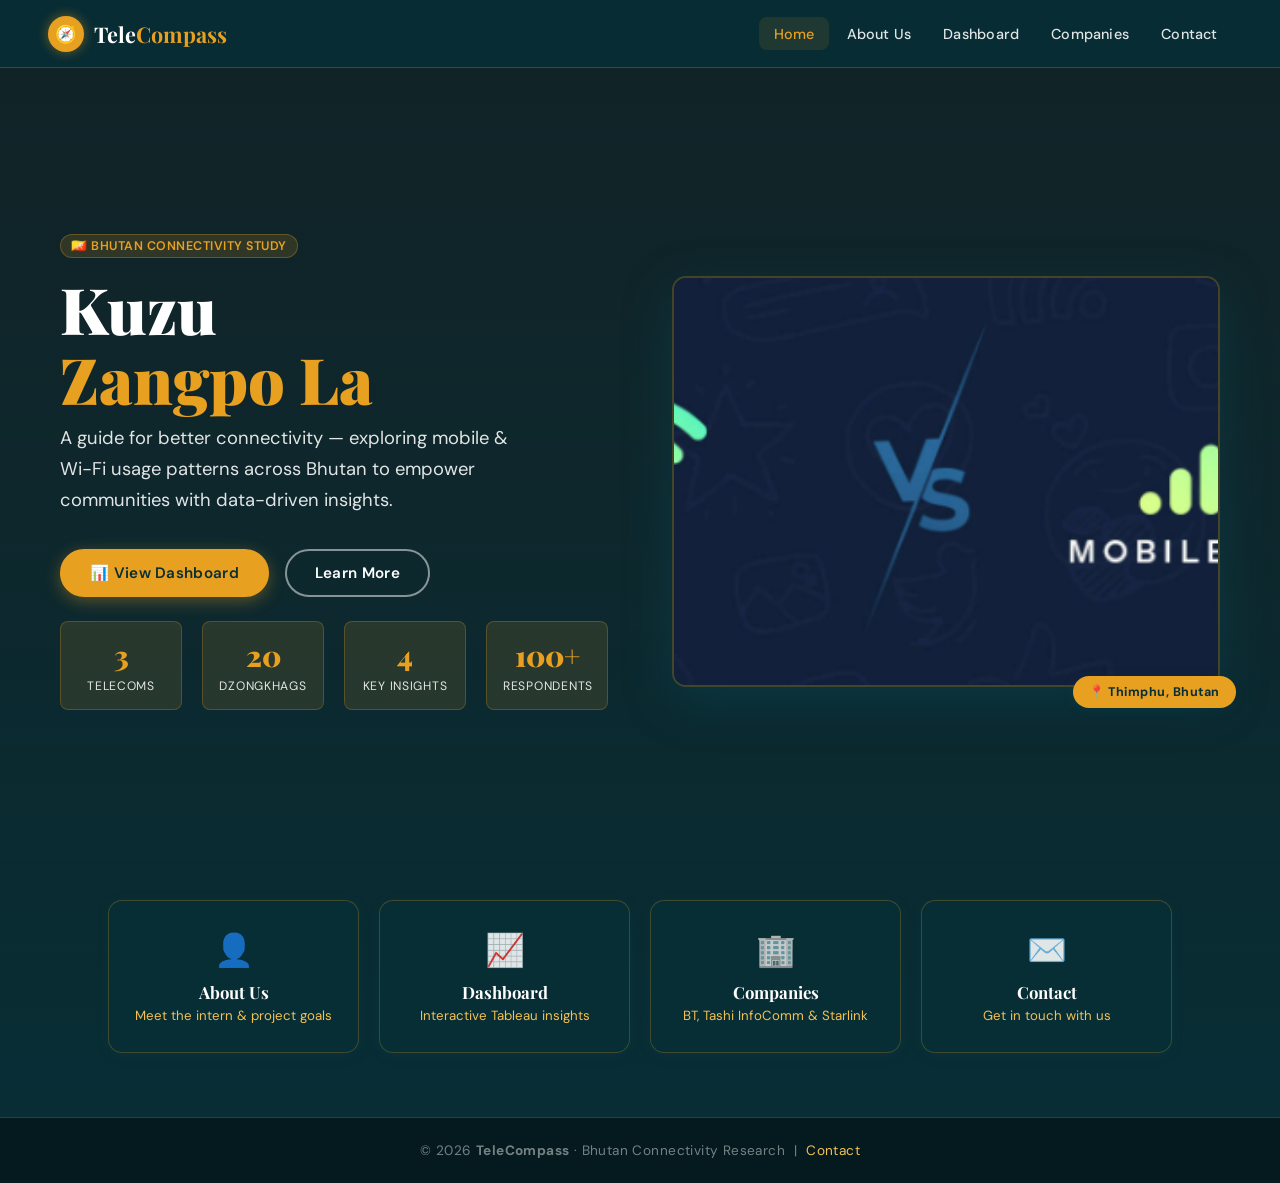
<file: draft.html>
<!DOCTYPE html>
<html lang="en">
<head>
  <meta charset="UTF-8" />
  <meta name="viewport" content="width=device-width, initial-scale=1.0" />
  <title>TeleCompass — Bhutan Connectivity</title>
  <link rel="preconnect" href="https://fonts.googleapis.com" />
  <link rel="preconnect" href="https://fonts.gstatic.com" crossorigin />
  <link href="https://fonts.googleapis.com/css2?family=Playfair+Display:ital,wght@0,400;0,700;0,900;1,400&family=DM+Sans:wght@300;400;500;600&display=swap" rel="stylesheet" />

  <style>
    /* ═══════════════════════════════════════════════════════════
       TeleCompass — Single Page Application
       Aesthetic: Himalayan Altitude · Teal + Saffron + Glass
    ═══════════════════════════════════════════════════════════ */

    :root {
      --teal:        #0d4f5c;
      --teal-light:  #1a7a8a;
      --teal-dark:   #082e36;
      --gold:        #e8a020;
      --gold-light:  #f5c050;
      --cream:       #fdf6ec;
      --white:       #ffffff;
      --text-dark:   #0d1f24;
      --text-mid:    #2a4a52;
      --text-light:  rgba(255,255,255,0.88);
      --glass-bg:    rgba(8,46,54,0.74);
      --glass-border:rgba(232,160,32,0.25);
      --card-bg:     rgba(255,255,255,0.94);
      --shadow-sm:   0 2px 12px rgba(13,79,92,0.18);
      --shadow-md:   0 6px 28px rgba(13,79,92,0.28);
      --shadow-lg:   0 14px 48px rgba(13,79,92,0.38);
      --radius:      14px;
      --radius-sm:   8px;
      --nav-h:       68px;
      --t:           0.3s cubic-bezier(0.4,0,0.2,1);
    }

    *, *::before, *::after { box-sizing: border-box; margin: 0; padding: 0; }
    html { scroll-behavior: smooth; font-size: 16px; }



    
    body {
      font-family: 'DM Sans', sans-serif;
      color: var(--text-dark);
      background: var(--teal-dark);
      min-height: 100vh;
    }

    /* ── Global BG ── */
    .page-bg {
      min-height: 100vh;
      background:
        linear-gradient(to bottom, rgba(23, 27, 28, 0.62) 0%, rgba(8, 46, 54, 0.74) 100%),
        url(https://tse2.mm.bing.net/th/id/OIP.MQwV26GDpGXRkEuAFaYj3AHaE8?rs=1&pid=ImgDetMain&o=7&rm=3)
        center/cover no-repeat fixed;

    }

    /* ══════════════ NAVIGATION ══════════════ */
    nav {
      position: sticky; top: 0; z-index: 1000;
      height: var(--nav-h);
      background: rgba(8,46,54,0.92);
      backdrop-filter: blur(18px);
      -webkit-backdrop-filter: blur(18px);
      border-bottom: 1px solid var(--glass-border);
      display: flex; align-items: center;
      padding: 0 clamp(1rem,5vw,3rem); gap: 2rem;
    }
    .nav-brand {
      display: flex; align-items: center; gap: 0.6rem;
      text-decoration: none; flex-shrink: 0; cursor: pointer;
    }
    .nav-brand .ci {
      width: 36px; height: 36px; background: var(--gold); border-radius: 50%;
      display: flex; align-items: center; justify-content: center;
      font-size: 1.1rem; box-shadow: 0 0 12px rgba(232,160,32,0.45);
      transition: transform var(--t), box-shadow var(--t);
    }
    .nav-brand:hover .ci { transform: rotate(45deg); box-shadow: 0 0 22px rgba(232,160,32,0.7); }
    .nav-brand span { font-family:'Playfair Display',serif; font-size:1.35rem; font-weight:700; color:var(--white); }
    .nav-brand span em { color:var(--gold); font-style:normal; }

    .nav-links { display:flex; gap:0.2rem; list-style:none; margin-left:auto; align-items:center; }
    .nav-links li button {
      display:block; padding:0.45rem 0.9rem; color:var(--text-light);
      background:none; border:none; font-family:'DM Sans',sans-serif;
      font-size:0.9rem; font-weight:500;
      border-radius:var(--radius-sm); transition:color var(--t),background var(--t);
      cursor:pointer; letter-spacing:0.015em;
    }
    .nav-links li button:hover,
    .nav-links li button.active { color:var(--gold); background:rgba(232,160,32,0.1); }

    .nav-toggle {
      display:none; flex-direction:column; gap:5px; cursor:pointer;
      margin-left:auto; padding:6px; background:none; border:none;
    }
    .nav-toggle span { display:block; width:24px; height:2px; background:var(--white); border-radius:2px; transition:all var(--t); }

    /* ══════════════ PAGE SECTIONS ══════════════ */
    .page { display:none; animation: fadeUp 0.55s ease both; }
    .page.active { display:block; }

    @keyframes fadeUp {
      from { opacity:0; transform:translateY(22px); }
      to   { opacity:1; transform:translateY(0); }
    }

    .section {
      padding: clamp(3rem,7vw,5rem) clamp(1rem,5vw,3rem);
      max-width: 1160px; margin: 0 auto; width: 100%;
    }

    .page-hero {
      padding: clamp(3rem,6vw,4.5rem) clamp(1rem,5vw,3rem) 2rem;
      max-width: 1160px; margin: 0 auto;
    }

    .section-title {
      font-family:'Playfair Display',serif;
      font-size: clamp(1.8rem,4vw,2.8rem);
      font-weight:700; color:var(--white); margin-bottom:0.5rem; line-height:1.2;
    }

    .divider { width:56px; height:3px; background:linear-gradient(90deg,var(--gold),var(--gold-light)); border-radius:2px; margin-bottom:2rem; }

    /* ══════════════ CARDS ══════════════ */
    .glass-card {
      background: var(--glass-bg);
      border: 1px solid var(--glass-border);
      border-radius: var(--radius);
      backdrop-filter: blur(12px); -webkit-backdrop-filter: blur(12px);
      padding: clamp(1.5rem,4vw,2.5rem);
      box-shadow: var(--shadow-md); color: var(--text-light);
      transition: transform var(--t), box-shadow var(--t);
    }
    .glass-card:hover { transform:translateY(-4px); box-shadow:var(--shadow-lg); }

    .white-card {
      background: var(--card-bg); border-radius: var(--radius);
      padding: clamp(1.5rem,4vw,2.5rem); box-shadow: var(--shadow-md); color:var(--text-dark);
      transition: transform var(--t), box-shadow var(--t);
    }
    .white-card:hover { transform:translateY(-4px); box-shadow:var(--shadow-lg); }

    /* ══════════════ BUTTONS ══════════════ */
    .btn {
      display:inline-flex; align-items:center; gap:0.5rem;
      padding:0.75rem 1.75rem; font-family:'DM Sans',sans-serif;
      font-size:0.95rem; font-weight:600; border-radius:50px;
      text-decoration:none; cursor:pointer; border:2px solid transparent;
      transition:all var(--t); letter-spacing:0.02em;
    }
    .btn-gold { background:var(--gold); color:var(--teal-dark); border-color:var(--gold); box-shadow:0 4px 16px rgba(232,160,32,0.35); }
    .btn-gold:hover { background:var(--gold-light); border-color:var(--gold-light); transform:translateY(-2px); box-shadow:0 8px 24px rgba(232,160,32,0.5); }
    .btn-outline { background:transparent; color:var(--white); border-color:rgba(255,255,255,0.5); }
    .btn-outline:hover { background:rgba(255,255,255,0.1); border-color:var(--gold); color:var(--gold); transform:translateY(-2px); }
    .btn-teal { background:var(--teal-light); color:var(--white); border-color:var(--teal-light); }
    .btn-teal:hover { background:var(--teal); border-color:var(--teal); transform:translateY(-2px); }

    /* ══════════════ BADGE ══════════════ */
    .badge {
      display:inline-block; padding:0.2rem 0.65rem;
      background:rgba(232,160,32,0.15); color:var(--gold);
      border:1px solid rgba(232,160,32,0.3); border-radius:50px;
      font-size:0.78rem; font-weight:600; letter-spacing:0.04em; text-transform:uppercase;
    }

    /* ══════════════ STATS ══════════════ */
    .stat-row { display:flex; gap:1.25rem; flex-wrap:wrap; margin:1.5rem 0; }
    .stat-box {
      flex:1; min-width:110px; background:rgba(232,160,32,0.12);
      border:1px solid rgba(232,160,32,0.25); border-radius:var(--radius-sm);
      padding:0.9rem 1rem; text-align:center;
    }
    .stat-box .num { font-family:'Playfair Display',serif; font-size:1.8rem; font-weight:900; color:var(--gold); display:block; }
    .stat-box .lbl { font-size:0.76rem; color:var(--text-light); text-transform:uppercase; letter-spacing:0.06em; }

    /* ══════════════ HIGHLIGHT LIST ══════════════ */
    .highlight-list { list-style:none; display:flex; flex-direction:column; gap:0.85rem; }
    .highlight-list li { display:flex; align-items:flex-start; gap:0.75rem; font-size:0.97rem; line-height:1.55; color:var(--text-mid); }
    .highlight-list li::before { content:'◆'; color:var(--gold); font-size:0.65rem; margin-top:0.42rem; flex-shrink:0; }

    /* ══════════════ TWO-COL ══════════════ */
    .two-col { display:grid; grid-template-columns:1fr 1fr; gap:2rem; }

    /* ══════════════ HERO ══════════════ */
    .hero {
      min-height: calc(100vh - var(--nav-h));
      display:flex; align-items:center;
      padding: clamp(3rem,8vw,6rem) clamp(1rem,5vw,3rem);
    }
    .hero-inner {
      max-width:1160px; margin:0 auto; width:100%;
      display:grid; grid-template-columns:1fr 1fr; gap:4rem; align-items:center;
    }
    .hero-text h1 {
      font-family:'Playfair Display',serif;
      font-size:clamp(2.5rem,6vw,4rem); font-weight:900;
      color:var(--white); line-height:1.1; margin-bottom:0.5rem;
    }
    .hero-text h1 em { color:var(--gold); font-style:normal; display:block; }
    .hero-text .subtitle { font-size:clamp(1rem,2vw,1.15rem); color:var(--text-light); margin-bottom:2rem; line-height:1.7; max-width:460px; }
    .hero-image { position:relative; }
    .hero-image img { width:100%; border-radius:var(--radius); box-shadow:var(--shadow-lg); object-fit:cover; aspect-ratio:4/3; border:2px solid var(--glass-border); }
    .hero-image .img-caption {
      position:absolute; bottom:-1rem; right:-1rem;
      background:var(--gold); color:var(--teal-dark);
      padding:0.5rem 1rem; border-radius:50px; font-size:0.78rem;
      font-weight:700; letter-spacing:0.04em; box-shadow:var(--shadow-sm);
    }

    /* ══════════════ QUICK-LINKS GRID ══════════════ */
    .qlinks { display:grid; grid-template-columns:repeat(auto-fit,minmax(200px,1fr)); gap:1.25rem; }
    .qlink-card {
      background:var(--glass-bg); border:1px solid var(--glass-border);
      border-radius:var(--radius); backdrop-filter:blur(12px);
      padding:1.75rem 1.5rem; text-align:center; cursor:pointer;
      box-shadow:var(--shadow-sm); transition:transform var(--t),box-shadow var(--t),background var(--t);
      color:var(--text-light); text-decoration:none; display:block;
    }
    .qlink-card:hover { transform:translateY(-5px); box-shadow:var(--shadow-lg); background:rgba(8,46,54,0.88); }
    .qlink-card .q-icon { font-size:2rem; margin-bottom:0.6rem; }
    .qlink-card .q-title { font-family:'Playfair Display',serif; font-size:1.05rem; font-weight:700; color:var(--white); margin-bottom:0.3rem; }
    .qlink-card .q-sub { font-size:0.83rem; color:var(--gold-light); }

    /* ══════════════ COMPANY CARDS ══════════════ */
    .company-grid { display:grid; grid-template-columns:repeat(auto-fit,minmax(270px,1fr)); gap:1.5rem; margin-bottom:2.5rem; }
    .company-card {
      background:var(--card-bg); border-radius:var(--radius);
      padding:1.75rem; box-shadow:var(--shadow-sm); border-top:4px solid var(--gold);
      transition:transform var(--t),box-shadow var(--t);
    }
    .company-card:hover { transform:translateY(-5px); box-shadow:var(--shadow-md); }
    .company-card .co-icon {
      width:52px; height:52px;
      background:linear-gradient(135deg,var(--teal),var(--teal-light));
      border-radius:12px; display:flex; align-items:center; justify-content:center;
      font-size:1.5rem; margin-bottom:1rem; box-shadow:var(--shadow-sm);
    }
    .company-card h3 { font-family:'Playfair Display',serif; font-size:1.1rem; font-weight:700; color:var(--teal-dark); margin-bottom:0.4rem; }
    .company-card p { font-size:0.88rem; color:var(--text-mid); line-height:1.55; }
    .tag-row { display:flex; gap:0.45rem; flex-wrap:wrap; margin-top:1rem; padding-top:1rem; border-top:1px solid rgba(13,79,92,0.1); }

    /* ══════════════ TABLEAU ══════════════ */
    .tableau-wrapper {
      width:100%; border-radius:var(--radius); overflow:hidden;
      box-shadow:var(--shadow-lg); border:1px solid var(--glass-border);
      background:var(--white); min-height:600px;
    }
    .tableau-wrapper iframe { width:100%; height:600px; border:none; display:block; }

    /* ══════════════ FORMS ══════════════ */
    .form-group { display:flex; flex-direction:column; gap:0.4rem; margin-bottom:1.2rem; }
    .form-group label { font-size:0.82rem; font-weight:600; color:var(--teal); text-transform:uppercase; letter-spacing:0.06em; }
    .form-group input,.form-group select,.form-group textarea {
      padding:0.75rem 1rem; border:1.5px solid rgba(13,79,92,0.2);
      border-radius:var(--radius-sm); font-family:'DM Sans',sans-serif;
      font-size:0.95rem; color:var(--text-dark); background:rgba(255,255,255,0.85);
      outline:none; transition:border-color var(--t),box-shadow var(--t);
    }
    .form-group input:focus,.form-group select:focus,.form-group textarea:focus {
      border-color:var(--teal-light); box-shadow:0 0 0 3px rgba(26,122,138,0.15); background:var(--white);
    }
    .form-group textarea { resize:vertical; min-height:120px; }
    .radio-group { display:flex; flex-direction:column; gap:0.5rem; }
    .radio-group label { display:flex; align-items:center; gap:0.6rem; font-size:0.93rem; color:var(--text-dark); font-weight:400; text-transform:none; letter-spacing:0; cursor:pointer; }
    .radio-group input { accent-color:var(--teal-light); }
    .success-msg {
      display:none; background:rgba(13,79,92,0.08); border:1.5px solid var(--teal-light);
      border-radius:var(--radius-sm); padding:0.9rem 1.2rem; color:var(--teal);
      font-weight:500; font-size:0.95rem; margin-top:1rem;
    }

    /* ══════════════ TABLE ══════════════ */
    .comp-table { width:100%; border-collapse:collapse; font-size:0.9rem; color:var(--text-light); min-width:520px; }
    .comp-table thead tr { border-bottom:1px solid var(--glass-border); }
    .comp-table th { text-align:left; padding:0.65rem 1rem; color:var(--gold); font-weight:600; text-transform:uppercase; font-size:0.76rem; letter-spacing:0.06em; }
    .comp-table td { padding:0.65rem 1rem; border-bottom:1px solid rgba(255,255,255,0.06); }

    /* ══════════════ VIZ STAT CARDS ══════════════ */
    .viz-grid { display:grid; grid-template-columns:repeat(auto-fit,minmax(170px,1fr)); gap:1rem; margin-bottom:2rem; }
    .viz-card { background:var(--card-bg); border-radius:var(--radius-sm); padding:1.25rem; text-align:center; border-top:3px solid var(--gold); }
    .viz-card .vnum { font-family:'Playfair Display',serif; font-size:2rem; font-weight:900; color:var(--teal-dark); }
    .viz-card .vlbl { font-size:0.8rem; color:var(--text-mid); text-transform:uppercase; letter-spacing:0.05em; margin-top:0.2rem; }

    /* ══════════════ FOOTER ══════════════ */
    footer {
      background:rgba(5,26,30,0.96); border-top:1px solid var(--glass-border);
      padding:1.5rem clamp(1rem,5vw,3rem); text-align:center;
      color:rgba(255,255,255,0.45); font-size:0.85rem; letter-spacing:0.03em;
    }
    footer span { color:var(--gold-light); cursor:pointer; }
    footer span:hover { color:var(--gold); text-decoration:underline; }

    /* ══════════════ RESPONSIVE ══════════════ */
    @media(max-width:900px){
      .hero-inner { grid-template-columns:1fr; gap:2.5rem; }
      .two-col { grid-template-columns:1fr; }
    }
    @media(max-width:680px){
      .nav-links {
        display:none; flex-direction:column;
        position:absolute; top:var(--nav-h); left:0; right:0;
        background:rgba(8,46,54,0.97); padding:1rem;
        border-bottom:1px solid var(--glass-border); gap:0.15rem;
      }
      .nav-links.open { display:flex; }
      .nav-links li button { padding:0.75rem 1rem; font-size:1rem; width:100%; text-align:left; }
      .nav-toggle { display:flex; }
      nav { position:relative; }
    }

    /* scroll padding for sticky nav */
    html { scroll-padding-top: var(--nav-h); }
  </style>
</head>
<body>
<div class="page-bg">

  <!-- ══════════════ NAVBAR ══════════════ -->
  <nav id="mainNav">
    <div class="nav-brand" onclick="showPage('home')">
      <div class="ci">🧭</div>
      <span>Tele<em>Compass</em></span>
    </div>

    <button class="nav-toggle" id="navToggle" aria-label="Toggle menu">
      <span></span><span></span><span></span>
    </button>

    <ul class="nav-links" id="navLinks">
        <li><button onclick="showPage('home')" id="nav-home" class="active">Home</button></li>
        <li><button onclick="showPage('about')" id="nav-about">About Us</button></li>
        <li><button onclick="showPage('dashboard')" id="nav-dashboard">Dashboard</button></li>
        <li><button onclick="showPage('company')" id="nav-company">Companies</button></li>
        <li><button onclick="showPage('contact')" id="nav-contact">Contact</button></li>
    </ul>
  </nav>

  <main>

    <!-- ══════════════ HOME PAGE ══════════════ -->
    <div class="page active" id="page-home">

      <section class="hero">
        <div class="hero-inner">
          <div class="hero-text">
            <span class="badge" style="margin-bottom:1rem; display:inline-block;">🇧🇹 Bhutan Connectivity Study</span>
            <h1>Kuzu <em>Zangpo La</em></h1>
            <p class="subtitle">A guide for better connectivity — exploring mobile &amp; Wi-Fi usage patterns across Bhutan to empower communities with data-driven insights.</p>
            <div style="display:flex; gap:1rem; flex-wrap:wrap;">
              <button class="btn btn-gold" onclick="showPage('dashboard')">📊 View Dashboard</button>
              <button class="btn btn-outline" onclick="showPage('about')">Learn More</button>
            </div>
            <div class="stat-row">
              <div class="stat-box"><span class="num">3</span><span class="lbl">Telecoms</span></div>
              <div class="stat-box"><span class="num">20</span><span class="lbl">Dzongkhags</span></div>
              <div class="stat-box"><span class="num">4</span><span class="lbl">Key Insights</span></div>
              <div class="stat-box"><span class="num">100+</span><span class="lbl">Respondents</span></div>
            </div>
          </div>
        <div class="hero-image">
            <img src="img3.png" alt="teleBhutan">
            <div class="img-caption">📍 Thimphu, Bhutan</div>
            </div>
        </div>
      </section>

      <section class="section" style="padding-top:0; padding-bottom:4rem;">
        <div class="qlinks">
          <div class="qlink-card" onclick="showPage('about')">
            <div class="q-icon">👤</div>
            <div class="q-title">About Us</div>
            <div class="q-sub">Meet the intern &amp; project goals</div>
          </div>
          <div class="qlink-card" onclick="showPage('dashboard')">
            <div class="q-icon">📈</div>
            <div class="q-title">Dashboard</div>
            <div class="q-sub">Interactive Tableau insights</div>
          </div>
          <div class="qlink-card" onclick="showPage('company')">
            <div class="q-icon">🏢</div>
            <div class="q-title">Companies</div>
            <div class="q-sub">BT, Tashi InfoComm &amp; Starlink</div>
          </div>
          <div class="qlink-card" onclick="showPage('contact')">
            <div class="q-icon">✉️</div>
            <div class="q-title">Contact</div>
            <div class="q-sub">Get in touch with us</div>
          </div>
        </div>
      </section>
    </div>

    <!-- ══════════════ ABOUT PAGE ══════════════ -->
    <div class="page" id="page-about">
      <div class="page-hero">
        <span class="badge">👤 About Us</span>
        <h1 class="section-title" style="margin-top:0.75rem;">Meet the Project</h1>
        <div class="divider"></div>
      </div>

      <section class="section" style="padding-top:0;">
        <div class="two-col">

          <!-- About Me Glass Card -->
          <div class="glass-card">
            <div style="display:flex; align-items:center; gap:1rem; margin-bottom:1.5rem;">
              <div style="width:60px;height:60px;border-radius:50%;background:linear-gradient(135deg,var(--gold),var(--gold-light));display:flex;align-items:center;justify-content:center;font-size:1.6rem;flex-shrink:0;box-shadow:0 0 16px rgba(232,160,32,0.4);">🎓</div>
              <div>
                <div style="font-family:'Playfair Display',serif;font-size:1.3rem;font-weight:700;color:var(--white);">Intern Researcher</div>
                <div style="color:var(--gold-light);font-size:0.82rem;letter-spacing:0.04em;text-transform:uppercase;">Connectivity &amp; Analytics Division</div>
              </div>
            </div>
            <p style="line-height:1.75;margin-bottom:1.2rem;color:var(--text-light);">
              As part of an internship programme, this project investigates the current state of telecommunications and internet connectivity across Bhutan. The work combines survey data, field observations, and interactive visualisations to surface actionable insights for policymakers, service providers, and communities alike.
            </p>
            <p style="line-height:1.75;color:var(--text-light);">
              Guided by the principle of <em style="color:var(--gold-light);">Gross National Happiness</em>, the research aims to bridge the digital divide and ensure equitable access to modern connectivity throughout all 20 dzongkhags — from bustling Thimphu to the most remote highland villages.
            </p>
            <div class="stat-row" style="margin-top:1.75rem;">
              <div class="stat-box"><span class="num">20</span><span class="lbl">Dzongkhags</span></div>
              <div class="stat-box"><span class="num">500+</span><span class="lbl">Respondents</span></div>
              <div class="stat-box"><span class="num">2026</span><span class="lbl">Study Year</span></div>
            </div>
          </div>

          <!-- Project Highlights White Card -->
          <div class="white-card">
            <div style="display:flex;align-items:center;gap:0.75rem;margin-bottom:1.5rem;">
              <div style="width:44px;height:44px;border-radius:10px;background:linear-gradient(135deg,var(--teal),var(--teal-light));display:flex;align-items:center;justify-content:center;font-size:1.2rem;">🏔️</div>
              <h2 style="font-family:'Playfair Display',serif;font-size:1.4rem;color:var(--teal-dark);">Project Highlights</h2>
            </div>
            <ul class="highlight-list">
              <li><div><strong style="display:block;margin-bottom:0.2rem;color:var(--teal-dark);">Understanding Mobile &amp; Wi-Fi Usage Patterns</strong>Mapping how citizens across urban and rural Bhutan access the internet — what devices they use, how frequently, and for what purposes.</div></li>
              <li><div><strong style="display:block;margin-bottom:0.2rem;color:var(--teal-dark);">Analysing Customer Satisfaction</strong>Measuring satisfaction levels with service quality, network reliability, and pricing across Bhutan Telecom, Tashi InfoComm, and Starlink.</div></li>
              <li><div><strong style="display:block;margin-bottom:0.2rem;color:var(--teal-dark);">Creating a Responsive Dashboard for Insights</strong>Building an interactive Tableau-powered dashboard that enables stakeholders to explore data visually, filter by region, and spot trends at a glance.</div></li>
              <li><div><strong style="display:block;margin-bottom:0.2rem;color:var(--teal-dark);">Sharing Recommendations for Better Connectivity</strong>Translating data into practical recommendations — from infrastructure expansion priorities to customer experience improvements and policy proposals.</div></li>
            </ul>
            <div style="margin-top:2rem;padding-top:1.25rem;border-top:1px solid rgba(13,79,92,0.1);">
              <button class="btn btn-teal" onclick="showPage('dashboard')" style="font-size:0.9rem;">📊 Explore the Dashboard →</button>
            </div>
          </div>

        </div>
      </section>

      <section class="section" style="padding-top:0;padding-bottom:4rem;">
        <div class="glass-card" style="text-align:center;padding:2.5rem;">
          <div style="font-size:2.5rem;margin-bottom:1rem;">🧭</div>
          <h2 style="font-family:'Playfair Display',serif;font-size:1.7rem;color:var(--white);margin-bottom:0.75rem;">Our Mission</h2>
          <p style="max-width:640px;margin:0 auto;color:var(--text-light);line-height:1.75;font-size:1rem;">
            To provide Bhutan's telecom ecosystem with a clear, data-driven compass — helping every stakeholder navigate toward a more connected, equitable, and prosperous digital future in harmony with the values of Gross National Happiness.
          </p>
        </div>
      </section>
    </div>

    <!-- ══════════════ DASHBOARD PAGE ══════════════ -->
    <div class="page" id="page-dashboard">
      <div class="page-hero">
        <span class="badge">📊 Live Analytics</span>
        <h1 class="section-title" style="margin-top:0.75rem;">Connectivity Dashboard</h1>
        <p style="color:var(--text-light);margin-bottom:0.5rem;">Explore Bhutan's mobile &amp; Wi-Fi usage patterns, satisfaction scores, and coverage data through our interactive Tableau visualisation.</p>
        <div class="divider"></div>
      </div>

      <section class="section" style="padding-top:0; max-width:1300px;">
        <div class="viz-grid">
          <div class="viz-card"><div class="vnum">74%</div><div class="vlbl">Mobile Internet Penetration</div></div>
          <div class="viz-card"><div class="vnum">3.8★</div><div class="vlbl">Avg. Customer Satisfaction</div></div>
          <div class="viz-card"><div class="vnum">61%</div><div class="vlbl">Urban Wi-Fi Coverage</div></div>
          <div class="viz-card"><div class="vnum">29%</div><div class="vlbl">Rural Broadband Access</div></div>
          <div class="viz-card"><div class="vnum">3</div><div class="vlbl">Active Telecom Providers</div></div>
        </div>

        <div class="glass-card" style="padding:1.5rem;margin-bottom:2rem;">
          <div style="display:flex;align-items:center;justify-content:space-between;margin-bottom:1.25rem;flex-wrap:wrap;gap:0.75rem;">
            <div>
              <h2 style="font-family:'Playfair Display',serif;font-size:1.35rem;color:var(--white);">📡 Bhutan Connectivity — Interactive View</h2>
              <p style="color:var(--text-light);font-size:0.88rem;margin-top:0.2rem;">Powered by Tableau Public · Use filters to drill down by region, provider, or metric</p>
            </div>
            <span class="badge">Live Data</span>
          </div>
          <div class="tableau-wrapper">

            <iframe
              src="https://public.tableau.com/views/internetservicedashboard2/Story1?:showVizHome=no&:embed=y"
              title="Bhutan Connectivity Dashboard"
              allowfullscreen>
            </iframe>
          </div>
          <p style="color:rgba(255,255,255,0.4);font-size:0.76rem;margin-top:0.75rem;text-align:right;">ⓘ Replace the iframe src with your published Tableau Public workbook URL.</p>
        </div>

        <h2 class="section-title" style="font-size:1.5rem;margin-bottom:1.5rem;">Key Findings</h2>
        <div style="display:grid;grid-template-columns:repeat(auto-fit,minmax(240px,1fr));gap:1.25rem;padding-bottom:4rem;">
          <div class="white-card"><div style="font-size:1.75rem;margin-bottom:0.75rem;">📱</div><h3 style="font-family:'Playfair Display',serif;color:var(--teal-dark);margin-bottom:0.5rem;">Mobile Dominance</h3><p style="font-size:0.9rem;color:var(--text-mid);line-height:1.6;">Over 74% of Bhutanese access the internet primarily via mobile devices, with 4G/LTE being the most used standard in urban centres.</p></div>
          <div class="white-card"><div style="font-size:1.75rem;margin-bottom:0.75rem;">🌄</div><h3 style="font-family:'Playfair Display',serif;color:var(--teal-dark);margin-bottom:0.5rem;">Rural Gap</h3><p style="font-size:0.9rem;color:var(--text-mid);line-height:1.6;">Rural broadband access remains at 29%, revealing a significant urban-rural divide that Starlink's satellite service may help bridge in remote dzongkhags.</p></div>
          <div class="white-card"><div style="font-size:1.75rem;margin-bottom:0.75rem;">⭐</div><h3 style="font-family:'Playfair Display',serif;color:var(--teal-dark);margin-bottom:0.5rem;">Satisfaction Trends</h3><p style="font-size:0.9rem;color:var(--text-mid);line-height:1.6;">Average satisfaction scores hover around 3.8/5, with network reliability and affordable pricing cited as the top improvement priorities.</p></div>
          <div class="white-card"><div style="font-size:1.75rem;margin-bottom:0.75rem;">🚀</div><h3 style="font-family:'Playfair Display',serif;color:var(--teal-dark);margin-bottom:0.5rem;">Growth Opportunity</h3><p style="font-size:0.9rem;color:var(--text-mid);line-height:1.6;">With Bhutan's Digital Drukyul initiative, strong government support exists for expanding fibre and 5G infrastructure, presenting a clear growth runway.</p></div>
        </div>
      </section>
    </div>

    <!-- ══════════════ COMPANY PAGE ══════════════ -->
    <div class="page" id="page-company">
      <div class="page-hero">
        <span class="badge">🏢 Telecom Providers</span>
        <h1 class="section-title" style="margin-top:0.75rem;">Bhutan's Telecom Landscape</h1>
        <p style="color:var(--text-light);margin-bottom:0.5rem;">Three key players shaping connectivity across the Kingdom of Bhutan.</p>
        <div class="divider"></div>
      </div>

      <section class="section" style="padding-top:0;">
        <div class="company-grid">

          <article class="company-card">
            <div class="co-icon">📡</div>
            <h3>Bhutan Telecom Limited</h3>
            <span class="badge" style="margin-bottom:0.75rem;display:inline-block;">State-Owned · Est. 2000</span>
            <p>The national telecommunications company and primary internet service provider in Bhutan. Bhutan Telecom offers fixed-line, mobile (B-Mobile), and broadband services across all 20 dzongkhags, with the widest infrastructure network in the country.</p>
            <div class="tag-row"><span class="badge">4G LTE</span><span class="badge">Fibre</span><span class="badge">Fixed-Line</span></div>
          </article>

          <article class="company-card">
            <div class="co-icon">📶</div>
            <h3>Tashi InfoComm Pvt Ltd</h3>
            <span class="badge" style="margin-bottom:0.75rem;display:inline-block;">Private · Est. 2008</span>
            <p>Bhutan's first and only private telecom operator, operating under the brand <em>TashiCell</em>. Tashi InfoComm has driven competitive pricing and expanded mobile services, particularly in urban areas such as Thimphu and Phuentsholing.</p>
            <div class="tag-row"><span class="badge">4G LTE</span><span class="badge">TashiCell</span><span class="badge">Competitive Pricing</span></div>
          </article>

          <article class="company-card">
            <div class="co-icon">🛸</div>
            <h3>Starlink</h3>
            <span class="badge" style="margin-bottom:0.75rem;display:inline-block;">Global · SpaceX LEO Satellite</span>
            <p>SpaceX's low-Earth orbit satellite internet service, increasingly available in Bhutan as an alternative for remote and high-altitude areas. Starlink offers high-speed, low-latency connectivity ideal for Bhutan's mountainous terrain.</p>
            <div class="tag-row"><span class="badge">Satellite</span><span class="badge">Rural Focus</span><span class="badge">LEO</span></div>
          </article>

        </div>

        <!-- Comparison Table -->
        <div class="glass-card" style="overflow-x:auto;margin-bottom:2.5rem;">
          <h2 style="font-family:'Playfair Display',serif;font-size:1.3rem;color:var(--white);margin-bottom:1.25rem;">Quick Comparison</h2>
          <table class="comp-table">
            <thead><tr>
              <th>Provider</th><th>Type</th><th>Coverage</th><th>Strength</th>
            </tr></thead>
            <tbody>
              <tr><td><strong>Bhutan Telecom</strong></td><td>State / Mobile / Fixed</td><td>Nationwide</td><td>Widest infrastructure</td></tr>
              <tr><td><strong>Tashi InfoComm</strong></td><td>Private / Mobile</td><td>Urban + growing rural</td><td>Competitive pricing</td></tr>
              <tr><td><strong>Starlink</strong></td><td>Satellite</td><td>Remote / High-altitude</td><td>Low-latency satellite</td></tr>
            </tbody>
          </table>
        </div>

        <!-- Quiz Form -->
        <div class="white-card" style="margin-bottom:4rem;">
          <div style="display:flex;align-items:center;gap:0.75rem;margin-bottom:0.5rem;">
            <div style="width:40px;height:40px;background:var(--gold);border-radius:10px;display:flex;align-items:center;justify-content:center;font-size:1.1rem;">🗺️</div>
            <h2 style="font-family:'Playfair Display',serif;font-size:1.4rem;color:var(--teal-dark);">Help Us Find Your Best Provider</h2>
          </div>
          <p style="color:var(--text-mid);font-size:0.9rem;margin-bottom:1.75rem;">Answer three quick questions and we'll suggest the most suitable telecom option for you.</p>

          <div class="two-col" style="gap:1.5rem;">
            <div class="form-group">
              <label>Your Location</label>
              <div class="radio-group">
                <label><input type="radio" name="location" value="urban" /> Urban area (Thimphu, Phuentsholing, etc.)</label>
                <label><input type="radio" name="location" value="semi" /> Semi-urban (Dzongkhag town)</label>
                <label><input type="radio" name="location" value="rural" /> Rural / Remote / High-altitude</label>
              </div>
            </div>
            <div class="form-group">
              <label>Primary Purpose</label>
              <div class="radio-group">
                <label><input type="radio" name="purpose" value="social" /> Social media &amp; browsing</label>
                <label><input type="radio" name="purpose" value="work" /> Remote work / Video calls</label>
                <label><input type="radio" name="purpose" value="business" /> Business / Enterprise</label>
                <label><input type="radio" name="purpose" value="gaming" /> Streaming &amp; gaming</label>
              </div>
            </div>
          </div>

          <div class="form-group" style="margin-top:0.5rem;">
            <label>Occupation</label>
            <select id="occupation">
              <option value="" disabled selected>Select your occupation…</option>
              <option value="student">Student</option>
              <option value="civil">Civil Servant / Government</option>
              <option value="private">Private Sector Employee</option>
              <option value="farmer">Farmer / Self-employed</option>
              <option value="entrepreneur">Entrepreneur / Business Owner</option>
              <option value="other">Other</option>
            </select>
          </div>

          <div style="display:flex;gap:1rem;flex-wrap:wrap;margin-top:1.5rem;">
            <button class="btn btn-gold" onclick="submitQuiz()">🔍 Find My Provider</button>
            <button class="btn btn-outline" onclick="resetQuiz()" style="color:var(--teal-dark);border-color:var(--teal);">↩ Start Over</button>
            <button class="btn btn-teal" onclick="showPage('home')">🏠 Return Home</button>
          </div>

          <div class="success-msg" id="quizResult"></div>
        </div>
      </section>
    </div>

    <!-- ══════════════ CONTACT PAGE ══════════════ -->
    <div class="page" id="page-contact">
      <div class="page-hero">
        <span class="badge">✉️ Get in Touch</span>
        <h1 class="section-title" style="margin-top:0.75rem;">Contact Us</h1>
        <p style="color:var(--text-light);margin-bottom:0.5rem;">Have questions about the research, the dashboard, or Bhutan's connectivity landscape? We'd love to hear from you.</p>
        <div class="divider"></div>
      </div>

      <section class="section" style="padding-top:0;padding-bottom:4rem;">
        <div class="two-col">

          <!-- Contact Form -->
          <div class="white-card">
            <h2 style="font-family:'Playfair Display',serif;font-size:1.4rem;color:var(--teal-dark);margin-bottom:0.25rem;">Send a Message</h2>
            <p style="color:var(--text-mid);font-size:0.88rem;margin-bottom:1.75rem;">Fill in the form and we'll respond within 2 business days.</p>

            <div class="form-group">
              <label for="cname">Full Name</label>
              <input type="text" id="cname" placeholder="e.g. Tshering Wangchuk" />
            </div>
            <div class="form-group">
              <label for="cemail">Email Address</label>
              <input type="email" id="cemail" placeholder="your@email.com" />
            </div>
            <div class="form-group">
              <label for="ctopic">Topic</label>
              <select id="ctopic">
                <option value="" disabled selected>Select a topic…</option>
                <option value="general">General Inquiry</option>
                <option value="research">Research Collaboration</option>
                <option value="dashboard">Dashboard / Data</option>
                <option value="telecom">Telecom Feedback</option>
                <option value="media">Media &amp; Press</option>
                <option value="other">Other</option>
              </select>
            </div>
            <div class="form-group">
              <label for="cmsg">Your Message</label>
              <textarea id="cmsg" placeholder="Tell us what's on your mind…"></textarea>
            </div>

            <button class="btn btn-gold" id="submitContactBtn" onclick="handleContact()" style="width:100%;justify-content:center;">Send Message ✈️</button>
            <div class="success-msg" id="contactSuccess">✅ Thank you! Your message has been received. We'll be in touch soon.</div>
          </div>

          <!-- Sidebar -->
          <div style="display:flex;flex-direction:column;gap:1.25rem;">
            <div class="glass-card">
              <div style="font-size:1.5rem;margin-bottom:0.75rem;">📍</div>
              <h3 style="font-family:'Playfair Display',serif;font-size:1.1rem;color:var(--white);margin-bottom:0.4rem;">Location</h3>
              <p style="color:var(--text-light);font-size:0.9rem;line-height:1.6;">Tsirang Dzongkhag<br/>Bhutan 🇧🇹</p>
            </div>
            <div class="glass-card">
              <div style="font-size:1.5rem;margin-bottom:0.75rem;">🕐</div>
              <h3 style="font-family:'Playfair Display',serif;font-size:1.1rem;color:var(--white);margin-bottom:0.4rem;">Response Time</h3>
              <p style="color:var(--text-light);font-size:0.9rem;line-height:1.6;">We aim to reply within <strong style="color:var(--gold-light);">2 business days</strong>. For urgent matters, please mention it in your topic.</p>
            </div>
            <div class="glass-card">
              <div style="font-size:1.5rem;margin-bottom:0.75rem;">🔗</div>
              <h3 style="font-family:'Playfair Display',serif;font-size:1.1rem;color:var(--white);margin-bottom:0.75rem;">Quick Links</h3>
              <div style="display:flex;flex-direction:column;gap:0.5rem;">
                <button class="btn btn-outline" onclick="showPage('dashboard')" style="font-size:0.88rem;padding:0.55rem 1rem;">📊 View Dashboard</button>
                <button class="btn btn-outline" onclick="showPage('company')" style="font-size:0.88rem;padding:0.55rem 1rem;">🏢 Company Info</button>
                <button class="btn btn-outline" onclick="showPage('about')" style="font-size:0.88rem;padding:0.55rem 1rem;">👤 About the Project</button>
              </div>
            </div>
          </div>

        </div>
      </section>
    </div>

  </main>
<!-- ══════════════ FOOTER ══════════════ -->
<footer>
  © 2026 <strong>TeleCompass</strong> · Bhutan Connectivity Research &nbsp;|&nbsp;
  <span onclick="showPage('contact')">Contact</span>
</footer>

</div> <!-- Closing main container -->

<script>
  // ── Navigation (mobile menu toggle) ──
  const navToggle = document.getElementById('navToggle');
  const navLinks  = document.getElementById('navLinks');
  if (navToggle && navLinks) {
    navToggle.addEventListener('click', () => navLinks.classList.toggle('open'));
  }

  // ── Page Router ──
  const pages = ['home','about','dashboard','company','contact'];

  function showPage(id) {
    pages.forEach(p => {
      const pg  = document.getElementById('page-' + p);
      const btn = document.getElementById('nav-' + p);
      if (pg)  pg.classList.remove('active');
      if (btn) btn.classList.remove('active');
    });
    const target = document.getElementById('page-' + id);
    const navBtn = document.getElementById('nav-' + id);
    if (target) target.classList.add('active');
    if (navBtn) navBtn.classList.add('active');
    if (navLinks) navLinks.classList.remove('open');
    window.scrollTo({ top: 0, behavior: 'smooth' });
  }

  // ── Contact Form ──
  function handleContact() {
    const name  = document.getElementById('cname')?.value.trim();
    const email = document.getElementById('cemail')?.value.trim();
    const topic = document.getElementById('ctopic')?.value;
    const msg   = document.getElementById('cmsg')?.value.trim();
    
    if (!name || !email || !topic || !msg) {
      alert('Please fill in all fields before submitting.');
      return;
    }

    const successEl = document.getElementById('contactSuccess');
    if (successEl) successEl.style.display = 'block';

    const btn = document.getElementById('submitContactBtn');
    if (btn) {
      btn.textContent = '✅ Sent!';
      btn.disabled = true;
    }
  }
  
  // ── Company Quiz ──
  function submitQuiz() {
    const loc  = document.querySelector('input[name="location"]:checked');
    const purp = document.querySelector('input[name="purpose"]:checked');
    const occ  = document.getElementById('occupation')?.value;

    if (!loc || !purp || !occ) {
      alert('Please answer all three questions first.');
      return;
    }

    let rec = '';
    if (loc.value === 'rural') {
      rec = '🛸 <strong>Starlink</strong> — ideal for your remote/high-altitude location, offering reliable satellite connectivity.';
    } else if (purp.value === 'business' || purp.value === 'work') {
      rec = '📡 <strong>Bhutan Telecom Limited</strong> — best for business and remote work needs.';
    } else {
      rec = '📶 <strong>Tashi InfoComm (TashiCell)</strong> — great for everyday browsing, social media, and streaming.';
    }

    const el = document.getElementById('quizResult');
    if (el) {
      el.innerHTML = '✅ Based on your answers, we suggest: ' + rec;
      el.style.display = 'block';
      el.scrollIntoView({ behavior: 'smooth', block: 'nearest' });
    }
  }

  function resetQuiz() {
    document.querySelectorAll('input[name="location"]').forEach(r => r.checked = false);
    document.querySelectorAll('input[name="purpose"]').forEach(r => r.checked = false);
    const occ = document.getElementById('occupation');
    if (occ) occ.selectedIndex = 0;

    const el = document.getElementById('quizResult');
    if (el) {
      el.style.display = 'none';
      el.innerHTML = '';
    }
  }
</script>
</body>
</html>
</file>
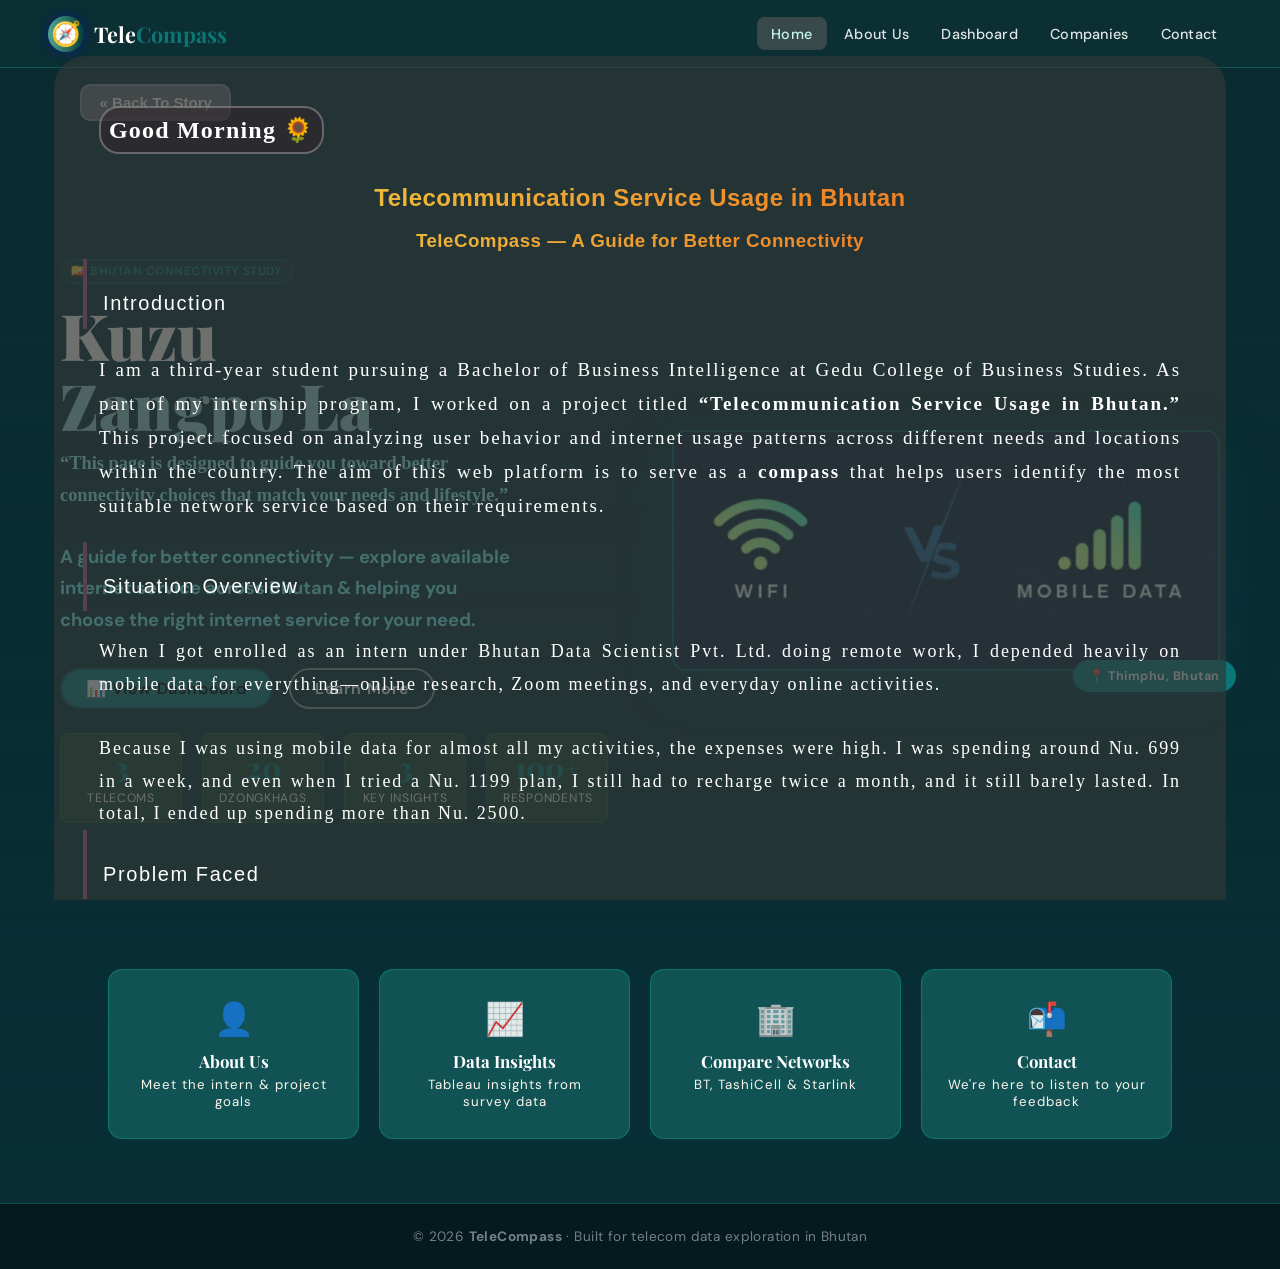
<file: html.html>
<!-- code using HTML -->
  <!-- styled using CSS -->
    <!-- shows result using JavaScript -->
  <!DOCTYPE html>
  <html lang="en">
  <head>
    <meta charset="UTF-8" />
    <meta name="viewport" content="width=device-width, initial-scale=1.0" />
    <link rel="stylesheet" href="styles.css">
    <title>TeleCompass — Bhutan Connectivity</title>
    <!-- links to different fonts keeping them preconnected for later use -->
    <link rel="preconnect" href="https://fonts.googleapis.com" />
    <link rel="preconnect" href="https://fonts.gstatic.com" crossorigin />
    <link href="https://fonts.googleapis.com/css2?family=Playfair+Display:ital,wght@0,400;0,700;0,900;1,400&family=DM+Sans:wght@300;400;500;600&display=swap" rel="stylesheet" />
  </head>

  <body>

    <!-- ══════════════ NAVBAR ══════════════ -->
     <div class="page-bg">
      
    <!-- The main navigation section of your website -->
    <nav id="mainNav">
      <!-- display the logo -->
      <div class="nav-brand" onclick="showPage('home')">
        <!-- “ci” is just a custom class name you created -->
        <!-- ci is the label and CSS targets .ci for styling and design -->
        <div class="ci">🧭</div>
        <!-- It displays: TeleCompass -->
        <!-- inline HTML element used to group small pieces of text -->
          <!-- “em” = emphasis tag - makes text italic by default -->
        <span>Tele<em>Compass</em></span>
      </div>

      <!-- js for nav bar -->
        <!-- This is your navigation menu list -->
        <!-- nav-links - CSS target     navLinks - javascripthook-->
      <ul class="nav-links" id="navLinks">
        <!-- onclick="showPage('home')" - use of home button -->
        <!-- id="nav-home" - something to do with the highlight on home button -->
          <li><button type="button" onclick="showPage('home')" id="nav-home" class="active">Home</button></li>
          <li><button type="button" onclick="showPage('about')" id="nav-about">About Us</button></li>
          <li><button type="button" onclick="showPage('dashboard')" id="nav-dashboard">Dashboard</button></li>
          <li><button type="button" onclick="showPage('company')" id="nav-company">Companies</button></li>
          <li><button type="button" onclick="showPage('contact')" id="nav-contact">Contact</button></li>
      </ul>

        <!-- ══════════════ ☰ (menu icon) ══════════════ -->
      
      <button class="nav-toggle" id="navToggle" aria-label="Toggle menu">
        <span></span><span></span><span></span>
      </button>

    </nav>


      <!-- ══════════════ HOME PAGE ══════════════ -->
  <div id="intro">
    <div class="intro-box">
  <section>
          <div class="story">
          <h2 style="font-size: clamp(1.5rem, 0.7vw, 3rem); font-family: italic; color:var(--white); border:2px solid rgb(246, 240, 240, 0.3); display: inline-block;border-radius:20px; padding:0.5rem;" id="greeting"></h2>

            <h1 class="story-title">Telecommunication Service Usage in Bhutan</h1>
            <h3 class="story-title">TeleCompass — A Guide for Better Connectivity</h3>
            <h3 class = "story-intro">Introduction</h3>
            <p style="font-size:19px">I am a third-year student pursuing a Bachelor of Business Intelligence at Gedu College of Business
            Studies. As part of my internship program, I worked on a project titled <strong>“Telecommunication Service 
            Usage in Bhutan.”</strong> This project focused on analyzing user behavior and internet usage patterns across different
            needs and locations within the country. The aim of this web platform is to serve as a <strong>compass</strong> 
            that helps users identify the most suitable network service based on their requirements.</p><br>
            
            <h3 class="story-intro">Situation Overview</h3>
            <p>When I got enrolled as an intern under Bhutan Data Scientist Pvt. Ltd. doing remote work, I depended heavily on 
            mobile data for everything—online research, Zoom meetings, and everyday online activities.<br><br>
            Because I was using mobile data for almost all my activities, the expenses were high. I was 
            spending around Nu. 699 in a week, and even when I tried a Nu. 1199 plan, I still had to recharge twice 
            a month, and it still barely lasted. In total, I ended up spending more than Nu. 2500.</p>
            
            <h3 class="story-intro">Problem Faced</h3>
            <p>I wanted to save some money and switch to Wi-Fi service or get a plan with higher value that could save me a few 
            bucks, but I often struggled with uncertainty. I was confused about which telecommunication service to choose or whether
            I should continue with my current plan. My thoughts kept going back and forth, especially when trying to manage 
            internet costs. I even worried, “What if my investment in Wi-Fi fails?”<br><br>
            When I inquired at a service counter, I was advised to reconsider carefully. I was told that if the internet strength 
            in my area is weak, the Wi-Fi performance would also be poor, and in such cases, refunds would not be possible. At the same time,
            I heard rumors circulating that Wi-Fi services were no longer as reliable as before, with some users 
            requesting refunds and others complaining about cost and stability on social media. This made me even 
            more uncertain and overwhelmed, and for nearly a month, I kept going back and forth with my decision.<br><br>
            Over time, I had to become more careful about how I used the internet. I started limiting my entertainment 
            activities like gaming, online videos, and watching dramas because of data constraints.<br><br>
            I was always stressed about running out of data and unhappy about not being able to watch videos or play music freely 
            which also affected my work efficiency.</p>

            <h3 class="story-intro">Solution</h3>
            <p>Later, my cousin suggested that I try using Wi-Fi. She kindly let me use her router, and I started working through it.</p>
            <p><strong>The difference was clear.</strong></p> 
            <p>With Wi-Fi, I could do my work smoothly, attend Zoom meetings without interruption, and 
            freely use the internet for research and entertainment such as YouTube, TikTok, games, and dramas without worrying 
            about running out of data.<br><br>
            It also became more affordable, costing Nu. 1450 per month, which was much better than what I was spending on mobile data.
            <br><br>
            This experience taught me that the type of internet connection matters a lot depending on how it is used. For remote 
            work and daily usage, Wi-Fi was simply more stable, practical, and cost-effective for me.</p>
            </div>
        </section>

      <button class="returnback" onclick="enterSite()">Enter TeleCompass</button>
    </div>
  </div>

<!-- ========================================================================================================================================= -->

<main>

  <div id="main">   
  <button class="returnback" onclick="goBackToStory()">« Back To Story</button>
</div>

  <!-- container for homepage -->
      <div class="page active" id="page-home">
        <!-- the outermost box -->
        <section class="hero">
          <!-- This controls how things are arranged inside -->
          <div class="hero-inner">
            <!-- holds only the text part -->
            <!-- hero-text (LEFT SIDE → text, buttons, stats) -->
            <div class="hero-text">

              <!-- "badge" class - badge like icon on every section -->
              <span class="badge" style="margin-bottom:1rem; display:inline-block;">🇧🇹 Bhutan Connectivity Study</span><br>
              <h1>Kuzu <em>Zangpo La</em></h1> 
              <p style= "color:#74edeb;font-weight:bold;"class="subtitle"><strong style="font-family:italic;color:rgb(147, 237, 237);font-weight:bolder;">“This page is designed to guide you toward better connectivity choices that match your needs and lifestyle.”</strong><br><br>A guide for better connectivity — explore available internet service across Bhutan &amp; helping you choose the right internet service for your need.</p>
              <div style="display:flex; gap:1rem; flex-wrap:wrap;">
                <!-- the small buttons on the homepage -->
                <button class="btn btn-gold" onclick="showPage('dashboard')">📊 View Dashboard</button>
                <button class="btn btn-outline" onclick="showPage('about')">Learn More</button>

              </div>

              <!-- information box on the homepage  -->
              <!-- information for this code is connected to STAT CSS section "num" -->
                <!-- num is upper wording and lbl is lower wordings -->
              <div class="stat-row">
                <div class="stat-box">
                  <span class="num">3</span>
                  <span class="lbl">Telecoms</span>
                </div>
                <div class="stat-box">
                  <span class="num">20</span>
                  <span class="lbl">Dzongkhags</span>
                </div>
                <div class="stat-box">
                  <span class="num">3</span>
                  <span class="lbl">Key Insights</span>
                </div>
                <div class="stat-box">
                  <span class="num">100+</span>
                  <span class="lbl">Respondents</span>
                </div>
              </div>
            </div>
            
          <div class="hero-image">

            <!-- wifi vs data img.png -->
              <img src="img3.png" alt="teleBhutan">
              <!-- 📍 Thimphu, Bhutan -->
              <div class="img-caption">📍 Thimphu, Bhutan</div>
              </div>
          </div>
        </section>

        <section class="section" style="padding-top:0; padding-bottom:4rem;">
          <!-- nav bar below -->
          <div class="qlinks">
            <!-- q-icon, q-title, q-sub - they are the class names for CSS -->
            <div class="qlink-card" onclick="showPage('about')">
              <div class="q-icon">👤</div>
              <div class="q-title">About Us</div>
              <div class="q-sub">Meet the intern &amp; project goals</div>
            </div>
            <div class="qlink-card" onclick="showPage('dashboard')">
              <div class="q-icon">📈</div>
              <div class="q-title">Data Insights</div>
              <div class="q-sub">Tableau insights from survey data</div>
            </div>
            <div class="qlink-card" onclick="showPage('company')">
              <div class="q-icon">🏢</div>
              <div class="q-title">Compare Networks</div>
              <div class="q-sub">BT, TashiCell &amp; Starlink</div>
            </div>
            <div class="qlink-card" onclick="showPage('contact')">
              <div class="q-icon">📬</div>
              <div class="q-title">Contact</div>
              <div class="q-sub">We're here to listen to your feedback</div>
            </div>
          </div>
              </div>

      <!-- ══════════════ ABOUT PAGE ══════════════ -->
      <div class="page" id="page-about">
        <div class="page-hero">
          <span class="badge">👤 About Us</span>
          <h1 class="section-title" style="margin-top:0.75rem;">Meet the Project</h1>
          <div class="divider"></div>
        </div>

        <section class="section" style="padding-top:0;">
          <div class="two-col">

            <!-- About Me Glass Card -->
            <div class="glass-card">
            
              <div style="display:flex; align-items:center; gap:1rem; margin-bottom:1.5rem;">
                <!-- 🎓 -->
                <!-- border-radius:50%; - perfect circle -->
                <div style="width:60px;height:60px;border-radius:50%;background:linear-gradient(135deg,var(--teal-dark),rgb(10, 160, 115));display:flex;align-items:center;justify-content:center;font-size:1.6rem;flex-shrink:0;box-shadow:0 0 16px rgba(232,160,32,0.4);">🎓</div>
                <div>
                  <div style="font-family:'Playfair Display',serif; font-size:1.3rem; font-weight:700; color:var(--cream); letter-spacing:0.095rem;">Intern Researcher</div>
                  <div style="color:rgb(180, 220, 220);font-size:0.85rem;letter-spacing:0.075em;text-transform:uppercase;"><span>Data Practitioner -</span><span><br></span> Turning Data into Insights</span></div>
                </div>
              </div>
              <!-- gap between each line - marginbuttom between two para-->
              <div style="text-align:justify;">
              <p style="line-height:1.75;margin-bottom:1.2rem;color:var(--text-light);">
                I am an intern at Bhutan Data Scientists Pvt Ltd. This intern project explores telecommunications service usage in Bhutan, focusing on customer preferences and satisfaction. The website aims to provide personalized service recommendations based on user needs.
              </p>
              <!-- second paragraph -->
              <p style="line-height:1.75;color:var(--text-light);">
                The project focuses on reducing Bhutan's digital divide by 
                <em style="color:rgb(195, 237, 237);">understanding connectivity gaps and promoting fair access,</em> 
                to telecommunications services across all 20 dzongkhags.
              </p>
              </div>
              <div class="stat-row" style="margin-top:1.75rem;">
                <div class="stat-box">
                  <span class="num">20</span>
                  <span class="lbl">Dzongkhags</span>
                </div>
                <div class="stat-box">
                  <span class="num">100+</span>
                  <span class="lbl">Respondents</span>
                </div>
                <div class="stat-box">
                  <span class="num">2026</span>
                  <span class="lbl">Study Year</span>
                </div>
              </div>
            </div>

            <!-- Project Highlights White Card -->
            <!-- 🏔️ -->
            <div class="white-card">
              <div style="display:flex;align-items:center;gap:0.75rem;margin-bottom:1.5rem;">
                <!-- linear-gradient(...) → blends two or more colors smoothly -->
                <!-- 135deg → direction of the gradient, starts from top-left area flows toward bottom-right area -->
                <div style="width:44px; height:44px; border-radius:10px; background:linear-gradient(135deg,var(--teal-dark),var(--teal-light));display:flex;align-items:center;justify-content:center;font-size:1.2rem;">🏔️</div>
                <h2 style="font-family:'Playfair Display',serif;font-size:1.4rem;color:var(--teal-light);">Project Highlights</h2>
              </div>
              <ul class="highlight-list" >
              <!-- <div style="text-align:justify;"> -->
                <li><div><strong style="display:block;margin-bottom:0.2rem;color:var(--teal-dark);">Understanding Mobile data package &amp; Wi-Fi Usage Patterns</strong>Examining the internet service usage pattern across urban and rural area of Bhutan, including what is their primary purpose and their needs based on occupation.</div></li>
                <li><div><strong style="display:block;margin-bottom:0.2rem;color:var(--teal-dark);">Analysing Customer Satisfaction</strong>Measuring satisfaction levels with service quality, network reliability, and pricing, and how these factors influence daily usage of different services.</div></li>
                <li><div><strong style="display:block;margin-bottom:0.2rem;color:var(--teal-dark);">Responsive Dashboard for Insights</strong>Building an interactive Tableau dashboard that enables users to explore data visually, filter by region, and identify trends at a glance, helping them better understand services based on their needs.</div></li>
                <li><div><strong style="display:block;margin-bottom:0.2rem;color:var(--teal-dark);">Recommendations for Better Connectivity</strong>Having a better connectivity recommendations is our priority, and we welcome user feedback that goes beyond the scope of this project, helping us improve and provide better, more tailored services.</div></li>
              </ul>
              <!-- "showPage('dashboard')" -->
              <div style="margin-top:2rem;padding-top:1.25rem;border-top:1px solid rgba(13,79,92,0.1);">
                <button class="btn btn-teal" onclick="showPage('dashboard')" style="font-size:0.9rem;">📊 Explore the Dashboard →</button>
              </div>
            </div>
          </div>
        </section>

        <!-- mission board -->
        <!-- 🧭 -->
        <section class="section" style="padding-top:0;padding-bottom:4rem;">
          <div class="glass-card" style="text-align:center;padding:2.5rem;">
            <div style="font-size:2.5rem;margin-bottom:1rem;">🧭</div>
            <h2 style="font-family:'Playfair Display',serif;font-size:1.7rem;color:var(--cream);margin-bottom:0.75rem;">Our Mission</h2>
            <p style="max-width:640px;margin:0 auto;color:var(--text-light);line-height:1.75;font-size:1.1rem;font-weight:500;">
              To provide Bhutan's telecom ecosystem with a clear, data-driven compass helping every individual user navigate toward a more connected, reliable, and prosperous digital future in harmony with the values of Gross National Happiness.
            </p>
          </div>
        </section>
      </div>

      <!-- ══════════════ DASHBOARD PAGE ══════════════ -->
      <div class="page" id="page-dashboard">
        <div class="page-hero">
          <span class="badge">📊 Data Analytics</span>
          <h1 class="section-title" style="color:rgb(183, 231, 239);margin-top:0.75rem;">Connectivity Insight Dashboard</h1>
          <p style="color:var(--cream);margin-bottom:0.5rem;font-weight:400;letter-spacing:0.12rem;">Explore Bhutan's data package and Wi-Fi usage patterns across different regions and purposes, along with demographic trends and user satisfaction, through our interactive Tableau visualisation.</p>
          <div class="divider"></div>
        </div>

        <section class="section" style="padding-top:0; max-width:1300px;">
          <div class="viz-grid">
            <div class="viz-card">
              <div class="vnum">94%</div>
            <div class="vlbl">Mobile Internet Penetration</div>
          </div>
            <div class="viz-card"><div class="vnum">3.8★</div><div class="vlbl">Avg. Customer Satisfaction</div></div>
            <div class="viz-card"><div class="vnum">3</div><div class="vlbl">Active Telecom Providers</div></div>
            <div class="viz-card"><div class="vnum">Data Package</div><div class="vlbl">Most used service</div></div>
            <div class="viz-card"><div class="vnum">Students</div><div class="vlbl">Majority of the respondent</div></div>
                    
          </div>

          <div class="glass-card" style="padding:1.5rem;margin-bottom:2rem;">
            <div style="display:flex;align-items:center;justify-content:space-between;margin-bottom:1.25rem;flex-wrap:wrap;gap:0.75rem;">
              <div>
                <h2 style="font-family:'Playfair Display',serif;font-size:1.35rem;color:var(--white);">📡 Bhutan Connectivity — Interactive View</h2>
                <p style="color:var(--text-light);font-size:0.88rem;margin-top:0.2rem;">Powered by Tableau Public · Use filters to drill down by region, type of service, or purpose</p>
              </div>
            </div>
            <div class="tableau-wrapper">

              <iframe
                src="https://public.tableau.com/views/internetservicedashboard2/Story1?:showVizHome=no&:embed=y"
                title="Bhutan Connectivity Dashboard"
                allowfullscreen>
              </iframe>
            </div>
            <p style="color:rgba(255,255,255,0.4);font-size:0.76rem;margin-top:0.75rem;text-align:right;">ⓘ public.tableau.com - internship project</p>
          </div>

          <h2 class="section-title" style="font-size:1.5rem;margin-bottom:1.5rem;">Key Findings</h2>
          <div style="display:grid;grid-template-columns:repeat(auto-fit,minmax(240px,1fr));gap:1.25rem;padding-bottom:4rem;">
            <div class="white-card">
              <div style="font-size:1.75rem;margin-bottom:0.75rem;">📱</div>
              <h3 style="font-family:'Playfair Display',serif;color:var(--teal-dark);margin-bottom:0.5rem;">Mobile Dominance</h3>
              <p style="font-size:0.9rem;color:var(--text-mid);line-height:1.6;">Bhutanese access the internet primarily via mobile devices, with 4G/LTE being the most used standard and introduction of 5G service in urban central.</p>
            </div>
            <div class="white-card">
              <div style="font-size:1.75rem;margin-bottom:0.75rem;">🌄</div>
              <h3 style="font-family:'Playfair Display',serif;color:var(--teal-dark);margin-bottom:0.5rem;">Rural Gap</h3>
              <p style="font-size:0.9rem;color:var(--text-mid);line-height:1.6;">A significant issue regarding network connectivity and realibility shows a potential for Starlink's satellite service to help bridge in remote dzongkhags and curb the gap.</p>
            </div>
            <div class="white-card">
              <div style="font-size:1.75rem;margin-bottom:0.75rem;">⭐</div>
              <h3 style="font-family:'Playfair Display',serif;color:var(--teal-dark);margin-bottom:0.5rem;">Satisfaction Trends</h3>
              <p style="font-size:0.9rem;color:var(--text-mid);line-height:1.6;">Average satisfaction scores hover around 3/5, with network reliability and affordable pricing cited as the top improvement priorities.</p>
            </div>
            <div class="white-card">
              <div style="font-size:1.75rem;margin-bottom:0.75rem;">🚀</div>
              <h3 style="font-family:'Playfair Display',serif;color:var(--teal-dark);margin-bottom:0.5rem;">Growth Opportunity</h3>
              <p style="font-size:0.9rem;color:var(--text-mid);line-height:1.6;">Bhutan is strengthening digital infrastructure through the Digital Drukyul initiative, expanding fibre networks and improving rural connectivity.</p>
            </div>
          </div>
        </section>
      </div>

      <!-- ══════════════ COMPANY PAGE ══════════════ -->
      <div class="page" id="page-company">
        <div class="page-hero">
          <span class="badge">🏢 Telecom Providers</span>
          
          <h1 class="section-title" style="margin-top:0.75rem;">Bhutan's Telecom Companies</h1>
          <p style="color:var(--text-light);margin-bottom:0.5rem;">Three key players bridging connectivity across the Kingdom of Bhutan.</p>
          <div class="divider"></div>
        </div>

        <section class="section" style="padding-top:0;">  
          <div class="company-grid">

            <!-- "article" - card -->
            <article class="company-card">
              <div class="co-icon">📡</div>
              <h3>Bhutan Telecom Limited</h3>
              <span class="badge" style="margin-bottom:0.75rem;display:inline-block;">State-Owned · Est. 2000</span>
              <p>The B-Mobile network, now has a comprehensive reach, covering all 205 gewogs across the country, ensuring connectivity even in remote areas.</p>
              <div class="tag-row">
                <span class="badge">4G LTE / 5G</span>
                <span class="badge">Fibre Broadband</span>
                <span class="badge">Fixed-Line</span>
              </div>
            </article>

            <article class="company-card">
              <div class="co-icon">📡</div>
              <h3>Tashi InfoComm Pvt Ltd</h3>
              <span class="badge" style="margin-bottom:0.75rem;display:inline-block;">Private · Est. 2008</span>
              <p>Offers mobile services across urban and growing semi-urban areas. Known for its competitive pricing and customer-focused plan</p>
              <div class="tag-row">
                <span class="badge">4G LTE / 5G</span>
                <span class="badge">Mobile Network</span>
                <span class="badge">Urban Coverage</span>
              </div>

            </article>

            <article class="company-card">
              <div class="co-icon">🛸</div>
              <h3>Starlink</h3>
              <span class="badge" style="margin-bottom:0.75rem;display:inline-block;">Global · SpaceX LEO Satellite</span>
              <p> A satellite-based internet service, increasingly available in Bhutan as an alternative for remote and high-altitude areas. Better connectivity ideal for Bhutan's mountainous terrain. </p>
              <div class="tag-row">
                <span class="badge">Satellite Internet</span>
                <span class="badge">Low Earth Orbit (LEO)</span>
                <span class="badge">Remote Coverage</span>
              </div>
            </article>

          </div>

          <!-- Comparison Table -->
          <!-- (overflow) - If content is too wide, (-x) - show a horizontal (:auto)- scroll bar ONLY when needed. -->
          <div class="glass-card" style="overflow-x:auto;margin-bottom:2.5rem;">
            <h2 style="font-family:'Playfair Display',serif;font-size:1.3rem;color:var(--white);margin-bottom:1.25rem;">Quick Comparison</h2>
            <table class="comp-table">
              <thead><tr>
                <th>Provider</th><th>Type</th><th>Coverage</th><th>Strength</th>
              </tr></thead>
              <tbody>
                <tr>
                  <td><strong>
                    <a href="https://www.bt.bt/" target = "_blank">Bhutan Telecom</a>
                  </strong></td>
                  <td>State / Mobile / Fixed</td>
                  <td>Nationwide</td>
                  <td>Widest infrastructure</td>
                </tr>
                <tr>
                  <td><strong>
                    <a href="https://www.tashicell.com/" target="_blank">Tashi InfoComm</a>
                  </strong></td>
                  <td>Private / Mobile</td>
                  <td>Urban + growing rural</td>
                  <td>Competitive pricing</td>
                </tr>
                <tr>
                  <td><strong>
                  <a href="https://www.bicma.gov.bt/?page_id=8623" target = "_blank">Starlink</a>
                </strong></td>
                <td>Satellite</td>
                <td>Remote / High-altitude</td>
                <td>Low-latency satellite</td>
              </tr>
              </tbody>
            </table>
          </div>

          <!----------------------- Quiz Form package -------------------------------->
          <!-- ask 3 questions - quiz -->
          <!-- main white card box holding everything -->
          <!-- white card - CSS card -->
          <div class="white-card" style="margin-bottom:4rem;">
          <!-- styles the view -->
          <div style="display:flex; align-items:center; gap:0.75rem; margin-bottom:0.5rem;">
              <!-- the design around 📡sign -->
              <div style="width:40px; height:40px; background:var(--teal-light); border-radius:10px; display:flex; align-items:center; justify-content:center; font-size:1.1rem;">📡</div>
              <h2 style="font-family:'Playfair Display',serif; font-size:1.4rem; color:var(--teal-dark);">Find Your Best Connectivity</h2>
          </div>
          <!-- cant use gap without display:flex -->
            <p style="color:var(--text-dark); font-size:0.9rem; margin-bottom:1.75rem; font-weight:600;">👉Let us help you enjoy a better experience with available telecommunication services.👈</p>
            <!-- no need of display:grid -->
            <div class="two-col" style="gap:1.5rem;">

      <!-- Question 1 -->
              <!-- name for styling CSS -->
              <!-- one big box -->
              <div class="form-group">
                <!-- question title -->
                <h3>Your Location</h3>
                <!-- container - groups all the options together -->
                <!-- a neat organized box -->
                <div class="radio-group">
                  <!-- <label> - clicking - select radio button -->
                  <label><input type="radio" name="location" value="urban" /> Urban area (Thimphu, Phuentsholing, Gelephu.)</label>
                  <label><input type="radio" name="location" value="semi" /> Semi-urban (Dzongkhag town)</label>
                  <label><input type="radio" name="location" value="rural" /> Rural / Remote</label>
                  <label><input type="radio" name="location" value="high altitude" /> High altitude area</label>
      <!-- Question 2 -->
                </div>
              </div>
              <div class="form-group">
                <h3>Primary Purpose</h3>
                <div class="radio-group">
                  <!-- &amp - ampersand - used for html coding since browser can misread if not used -->
                  <label><input type="radio" name="purpose" value="social"/> Social media &amp; browsing</label>
                  <label><input type="radio" name="purpose" value="work"/> Remote work / Video conferencing / zoom meeting</label>
                  <label><input type="radio" name="purpose" value="business"/> Business / Enterprise</label>
                  <label><input type="radio" name="purpose" value="gaming"/> Streaming &amp; gaming</label>
                </div>
              </div>
            </div>
            <!-- input type = "radio" - You want the user to choose ONLY ONE option from many choices. -->

            <div class="form-group" style="margin-top:0.5rem;">
              <h3>Occupation</h3>
              <select id="occupation">
                <option value="" disabled selected>Select Your Occupation…</option>
                <option value="student">Student</option>
                <option value="civil">Civil Servant / Government</option>
                <option value="private">Private Sector Employee</option>
                <option value="farmer">Farmer / Self-employed</option>
                <option value="entrepreneur">Entrepreneur / Business Owner</option>
                <option value="digital">Digital Nomad</option>
                <option value="other">Other...</option>
              </select>
            </div>

            <!-- wrap - ✔ move to next line
                        ✔ stay readable
                        ✔ adjust to screen size -->
            
            <div style="display:flex; gap:1rem; flex-wrap:wrap; margin-top:1.5rem;">
              <!-- onclick - run javascript function -->
              <!-- two classes 1.btn - common for all button -->
                <!-- what it looks like depeds on CSS -->

              <button class="btn btn-gold" onclick="submitQuiz()">🔍 Find My Provider</button>
              <button class="btn btn-outline" onclick="resetQuiz()"style="color:var(--teal-dark);border-color:var(--teal);">↩ Start Over</button>
              <button class="btn btn-teal" onclick="showPage('home')">🏠 Return Home</button>
            </div>
            <!-- output area -->
            <!-- css styling for result box -->
            <div class="success-msg" id="quizResult"></div>
          </div>
        </section>
      </div>

      <!-- ══════════════ CONTACT PAGE ══════════════ -->
<div class="page" id="page-contact">

  <div class="page-hero">
    <span class="badge">📬 Share Your Feedback</span>
    <h1 class="section-title" style="margin-top:0.75rem;">Contact Us</h1>
    <p style="color:#e5e7eb;font-weight:500;margin-bottom:0.5rem;">
      Have questions about the project or insights? Share your feedback to help us improve and better understand connectivity needs.
    </p>
    <div class="divider"></div>
  </div>

  <section class="section" style="padding-top:0; padding-bottom:4rem;">

    <div class="two-col">

      <!-- Contact Form -->
      <div class="white-card">

        <h2 style="font-family:'Playfair Display',serif;font-size:1.4rem;color:var(--teal-dark);margin-bottom:0.25rem;">
          Send a Message
        </h2>

        <p style="color:var(--text-mid);font-size:0.88rem;margin-bottom:1.75rem;">
          Fill in the form and we'll respond within 2 business days.
        </p>

        <!-- form spree -->
        <form action="https://formspree.io/f/mgorllgn" method="POST">

          <div class="form-group">
            <!-- for="cname" - connects label to input -->
            <label for="cname">Full Name</label>
            <input type="text" id="cname" name="name" placeholder="e.g. Sonam Yangchen" />
          </div>

          <div class="form-group">
            <label for="cemail">Email Address</label>
            <!-- Browser checks if input looks like an email -->
            <input type="email" id="cemail" name="email" placeholder="your@email.com" />
          </div>

          <div class="form-group">
            <label for="ctopic">Topic</label>
            <select id="ctopic" name="topic">
              <option value="" disabled selected>Select a topic…</option>
              <option value="general">General Inquiry</option>
              <option value="research">Research Collaboration</option>
              <option value="telecom">Telecom Feedback</option>
              <option value="other">Other</option>
            </select>
          </div>

          <div class="form-group">
            <label for="cmsg">Your Message</label>
            <!-- for long messages -->
            <textarea id="cmsg" name="message" placeholder="Tell us what's on your mind…"></textarea>
          </div>

          <!-- Optional subject (nice touch) -->
          <input type="hidden" name="_subject" value="New TeleCompass Feedback">

          <!-- Submit Button -->
          <button class="btn btn-gold" type="submit" style="width:100%;justify-content:center;">
            Send Message ✈️
          </button>

        </form>
        <button type="button" onclick="clearForm()" class="clearForm">
          Clear Answers 🧹
        </button>
        <!-- FORM END -->
      </div>

      <!-- Sidebar -->
      <div style="display:flex;flex-direction:column;gap:1.25rem;">

        <div class="glass-card">
          <div style="font-size:1.5rem;margin-bottom:0.75rem;">📍</div>
          <h3 style="font-family:'Playfair Display',serif;font-size:1.1rem;color:var(--white);margin-bottom:0.4rem;">
            Location
          </h3>
          <p style="color:var(--text-light);font-size:0.9rem;line-height:1.6;">
            Chhukha Dzongkhag<br/>Bhutan 🇧🇹
          </p>
        </div>

        <div class="glass-card">
          <div style="font-size:1.5rem; margin-bottom:0.75rem;">🕐</div>
          <h3 style="font-family:'Playfair Display',serif; font-size:1.1rem; color:var(--white); margin-bottom:0.4rem;">
            Response Time
          </h3>
          <p style="color:var(--text-light); font-size:0.9rem; line-height:1.6;">
            We aim to reply within 2 business days.
          </p>
        </div>

        <div class="glass-card">
          <div style="font-size:1.5rem; margin-bottom:0.75rem;">🔗</div>
          <h3 style="font-family:'Playfair Display',serif; font-size:1.1rem; color:var(--white); margin-bottom:0.75rem;">
            Quick Links
          </h3>

          <div style="display:flex; flex-direction:column; gap:0.5rem;">
            <button class="btn btn-outline" onclick="showPage('dashboard')" style="font-size:0.88rem;padding:0.55rem 1rem;">
              📊 View Dashboard
            </button>
            <button class="btn btn-outline" onclick="showPage('company')" style="font-size:0.88rem;padding:0.55rem 1rem;">
              🏢 Company Info
            </button>
            <button class="btn btn-outline" onclick="showPage('about')" style="font-size:0.88rem;padding:0.55rem 1rem;">
              👤 About the Project
            </button>
          </div>

        </div>

      </div>

    </div>

  </section>
</div>

</main>
    <!-- ══════════════ FOOTER ══════════════ -->
  <footer>
    © 2026 <strong>TeleCompass</strong> · Built for telecom data exploration in Bhutan
  </footer>
  </div> <!-- Closing main container -->
  <script src="script.js"></script>

  </body>
  </html>
</file>
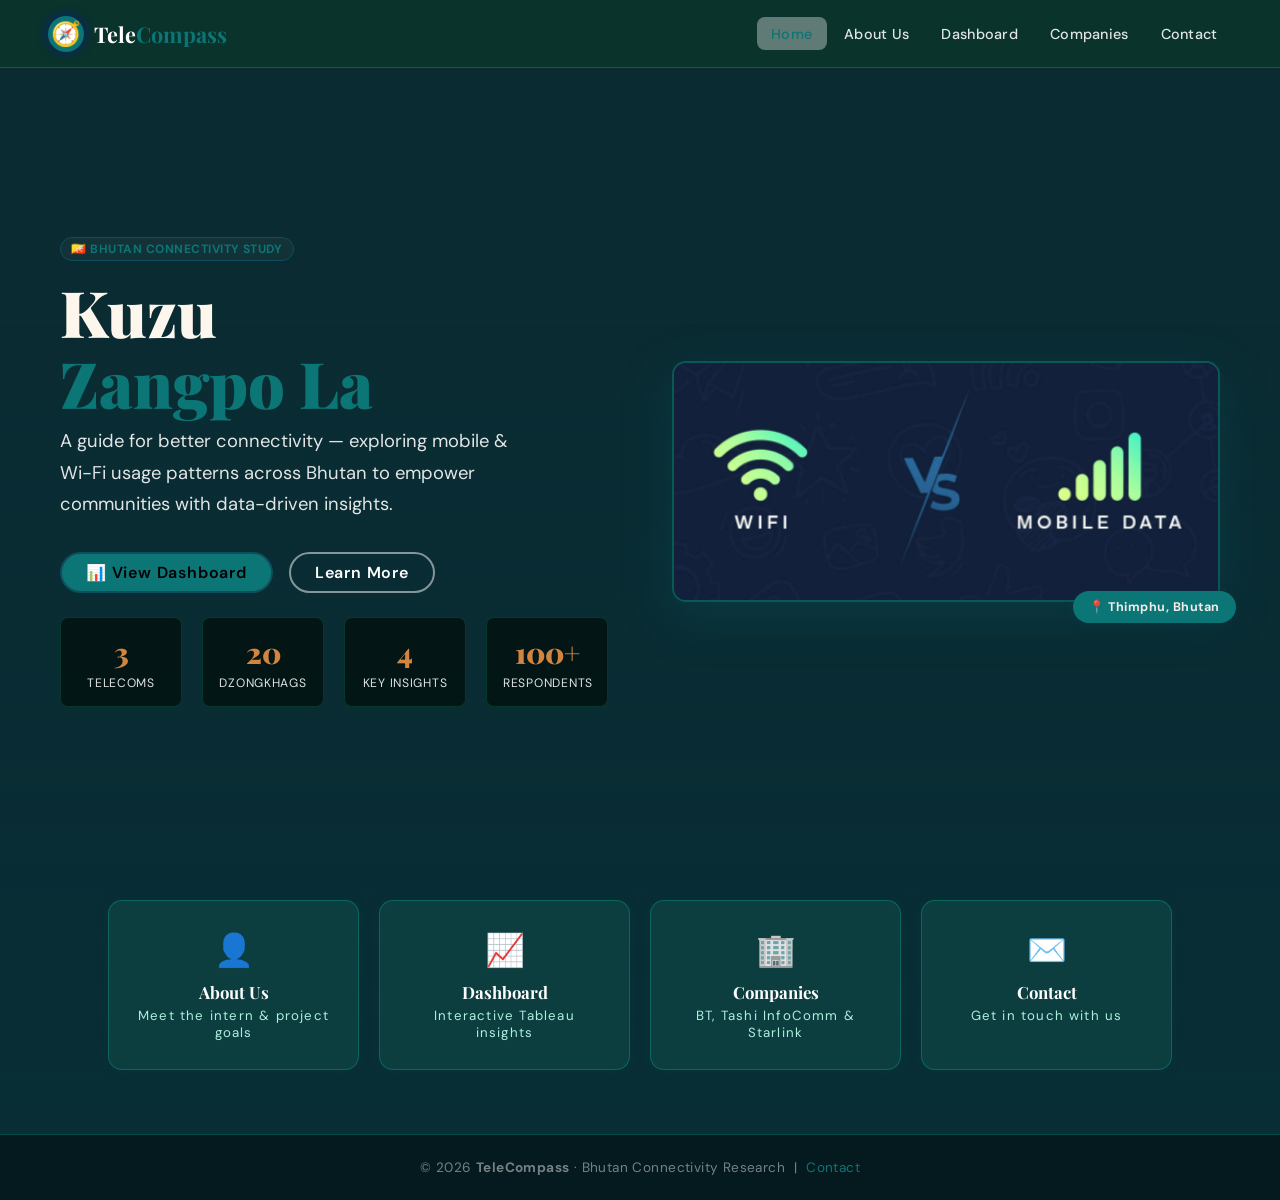
<file: index02.html>
<!-- code using HTML -->
 <!-- styled using CSS -->
  <!-- shows result using JavaScript -->
<!DOCTYPE html>
<html lang="en">
<head>
  <meta charset="UTF-8" />
  <meta name="viewport" content="width=device-width, initial-scale=1.0" />
  <title>TeleCompass — Bhutan Connectivity</title>
  <!-- links to different fonts keeping them preconnected for later use -->
  <link rel="preconnect" href="https://fonts.googleapis.com" />
  <link rel="preconnect" href="https://fonts.gstatic.com" crossorigin />
  <link href="https://fonts.googleapis.com/css2?family=Playfair+Display:ital,wght@0,400;0,700;0,900;1,400&family=DM+Sans:wght@300;400;500;600&display=swap" rel="stylesheet" />

  <style>
    /* ═══════════════════════════════════════════════════════════
       TeleCompass — Single Page Application
       Aesthetic: Himalayan Altitude · Teal + Saffron + Glass
    ═══════════════════════════════════════════════════════════ */


/* this are the color code to be used in later code */
    :root {
      --teal:        #0d4f5c;
      --teal-light:  #0c7576;
      --teal-dark:   #082e36;
      --gold:        #e8a020;
      --gold-light:  #f5c050;
      --cream:       #fdf6ec;
      --white:       #ffffff;
      --text-dark:   #0d1f24;
      --text-mid:    #2a4a52;
      --text-light:  rgba(255,255,255,0.88);
      --glass-bg:    rgba(187, 83, 52, 0.74);
      --glass-border:rgba(15, 224, 182, 0.25);
      --card-bg:     rgba(255,255,255,0.94);
      --shadow-sm:   0 2px 12px rgba(13,79,92,0.18);
      --shadow-md:   0 6px 28px rgba(13,79,92,0.28);
      --shadow-lg:   0 14px 48px rgba(13,79,92,0.38);
      --radius:      14px;
      --radius-sm:   8px;
      --nav-h:       68px;
      --t:           0.3s cubic-bezier(0.4,0,0.2,1);
    }
/* pseudo - applying same padding and margin to all normal elements */
    *, *::before, *::after { box-sizing: border-box; margin: 0; padding: 0; }
    html { scroll-behavior: smooth; font-size: 16px; }
    


    /* default mood of whole website */
    body {
      font-family: 'DM Sans', sans-serif;                    /* if DM Sans not available then sans-serif  */
      color: var(--text-dark);
      background: var(--teal-dark);
      min-height: 100vh;
    }


    /* ── Global BG ── */
    .page-bg {
      min-height: 100vh;
      background:
        linear-gradient(to bottom, rgba(23, 27, 28, 0.2) 0%, rgba(8, 46, 54, 0.54) 100%),
        url(https://tse2.mm.bing.net/th/id/OIP.MQwV26GDpGXRkEuAFaYj3AHaE8?rs=1&pid=ImgDetMain&o=7&rm=3)
        center/cover no-repeat fixed;
    }

    /* ══════════════ NAVIGATION ══════════════ */
    /* navigation bar at the top corner */
    nav {
      position: sticky; 
      top: 0; 
      z-index: 1000;
      height: var(--nav-h);
      background: rgba(11, 53, 44, 0.92);
      backdrop-filter: blur(18px);
      -webkit-backdrop-filter: blur(18px);
      border-bottom: 1px solid var(--glass-border);
      display: flex; 
      align-items: center;
      padding: 0 clamp(1rem,5vw,3rem);   /*padding <top-buttom><left-right>*/
      gap: 2rem;}
    .nav-links {
        display:flex; 
        gap:0.2rem; 
        list-style:none; 
        margin-left:auto; 
        align-items:center; }
    .nav-links li button:hover,
    .nav-links li button.active { 
        color:var(--teal-light); 
        background:rgba(255, 255, 255, 0.35); }
    .nav-links li button {
      display:block; 
      padding:0.45rem 0.9rem; 
      color:var(--text-light);
      background:none;                                    /* background color showing up if not used*/
      border:none;                                        /* if you dont want border around button*/
      font-family:'DM Sans',sans-serif;
      font-size:0.9rem; 
      font-weight:500;
      border-radius:var(--radius-sm);                     /* border of button  */
      transition:color var(--t),background var(--t);      /* the duration where the prev button color disappears - transition*/
      cursor:pointer; 
      letter-spacing:0.02em;           
    }
    /* phone navigation  */
    .nav-toggle {
      display:none; 
      flex-direction:column; 
      gap:5px; 
      cursor:pointer;
      margin-left:auto; 
      padding:6px; 
      background:none; 
      border:none;}
    .nav-toggle span {      
        display:block; 
        width:24px; 
        height:2px; 
        background:var(--white); 
        border-radius:2px; 
        transition:all var(--t); 
    }

    .nav-brand .ci {
    /* the thing around the compass logo */
      width: 36px; 
      height: 36px; 
      /* background: var(--gold);  */
      background: var(--teal-light);
      border-radius: 50%;
    /*this is for the logo design*/
      display: flex;   
      align-items: center; 
      justify-content: center;
      font-size: 1.5rem; 
      box-shadow: 0 0 12px rgba(15, 8, 212, 0.45);
      transition: transform var(--t), 
      box-shadow var(--t);}
    .nav-brand:hover .ci { 
        transform: rotate(45deg); 
        box-shadow: 0 0 22px rgba(28, 189, 178, 0.7); 
    }

    /* logo design */
    .nav-brand span { 
        font-family:'Playfair Display',serif; 
        font-size:1.35rem; 
        font-weight:700; 
        color:var(--white);}
    .nav-brand span em { 
        color:var(--teal-light); 
        font-style:normal; }
    .nav-brand {
      display: flex; 
      align-items: center; 
      gap: 0.6rem;
      text-decoration: none; 
      flex-shrink: 0; 
      cursor: pointer;
    }


    /* ══════════════ PAGE SECTIONS ══════════════ */
/* display page - each section is given to their respective section */
    .page { 
        display:none; 
        animation: fadeUp 0.55s ease both;} 
    .page.active { 
        display:block;}
     @keyframes fadeUp {                                        /*adding animation transition - fadeUp */
      from { opacity:0; 
        transform:translateY(22px);}
      to   { 
        opacity:1; 
        transform:translateY(0);}
    }

    .section {
       padding: clamp(3rem,7vw,5rem) clamp(1rem,5vw,3rem);  /*top&buttom left&right - Min, Ideal, Max*/
       max-width: 1160px;                                   /* max width- the space the items takes*/
       margin: 0 auto;                                      /* to bring items in center*/
      /* ex: margin: 5px 10px 15px 20px; /* top, right, bottom, left */ 
       width: 100%;
    }
    

    /* ══════════════ HERO ══════════════ */
    /* homepage screen overall*/
    .hero {
      min-height: calc(100vh - var(--nav-h));  /* height of home screen is vh - navbar height*/
      display:flex; 
      align-items:center;
      padding: clamp(3rem,8vw,6rem) clamp(1rem,5vw,3rem);
    }
    /* centers text + image with each other */
    .hero-inner {
      max-width:1160px; 
      margin:0 auto; 
      width:100%;
      display:grid; 
      grid-template-columns:1fr 1fr; 
      gap:4rem; 
      align-items:center;
    }
    .hero-text h1 {
      font-family:'Playfair Display',serif;
      font-size:clamp(2.5rem,6vw,4rem); 
      font-weight:900;
      color:var(--cream); 
      line-height:1.1; 
      margin-bottom:0.5rem;
    }
    .hero-text h1 em { 
      color:var(--teal-light); 
      font-style:normal; 
      display:block; 
    }
    .hero-text .subtitle { 
      font-size:clamp(1rem,2vw,1.15rem); 
      color:var(--text-light); 
      margin-bottom:2rem; 
      line-height:1.7; 
      max-width:460px; 
    }

    /* image size and ratio */
    .hero-image img { 
      width:100%; 
      border-radius:var(--radius); 
      box-shadow:var(--shadow-lg); 
      /* object-fit:cover;  */
      aspect-ratio:auto; 
      border:2px solid var(--glass-border); 
    }
    /* 📍 Thimphu, Bhutan */
    .hero-image { 
      position:relative; 
    }
    .hero-image .img-caption {
      position:absolute; 
      bottom:-1rem; 
      right:-1rem;
      background:var(--teal-light); 
      color:rgb(243, 236, 231);
      padding:0.5rem 1rem; 
      border-radius:50px; 
      font-size:0.78rem;
      font-weight:700; 
      letter-spacing:0.04em; 
      box-shadow:var(--shadow-sm);
    }

    /* ══════════════ QUICK-LINKS GRID ══════════════ */
    /* the navbar below */
    .qlinks { 
      display:grid; 
      grid-template-columns:repeat(auto-fit,minmax(200px,1fr)); 
      gap:1.25rem; 
    }
    /* background of navebar */
    .qlink-card {
      padding:1.75rem 1.5rem; 
      text-align:center; 
      cursor:pointer;
      box-shadow:var(--shadow-sm);
      background:rgba(14, 69, 69, 0.75);
      border:1px solid var(--glass-border);
      border-radius:var(--radius); 
      backdrop-filter:blur(12px);
      transition:transform var(--t),box-shadow var(--t),background var(--t);
      /* color:var(--text-light);  */
      /* text-decoration:none;  */
      /* display:block; */
    }
    .qlink-card:hover { 
      transform:translateY(-5px); 
      box-shadow:var(--shadow-lg); 
      background:rgba(8,46,54,0.88); 
    }
    .qlink-card .q-icon { 
      font-size:2rem; 
      margin-bottom:0.6rem; 
    }
    .qlink-card .q-title { 
      font-family:'Playfair Display',serif; 
      font-size:1.05rem; 
      font-weight:700; 
      color:var(--white); 
      margin-bottom:0.3rem; 
    }
    .qlink-card .q-sub { 
      font-size:0.83rem; 
      color:rgb(174, 239, 223); 
      font-width: 600;
      letter-spacing: 1.2px;
    }

  /* ══════════════ STATS ══════════════ */
    /* information bar in homepage */
    .stat-row { 
      display:flex; 
      gap:1.25rem; 
      flex-wrap:wrap; 
      margin:1.5rem 0; 
    }
    .stat-box {
      flex:1;                                         /* changes shape equally*/
      min-width:110px; 
      background:rgba(2, 15, 13, 0.75);
      border:1px solid rgba(17, 155, 100, 0.25); 
      border-radius:var(--radius-sm);
      padding:0.9rem 1rem; 
      text-align:center;
    }
    /* upper info */
    .stat-box .num { 
      font-family:'Playfair Display',serif; 
      font-size:1.8rem; 
      font-weight:900; 
      /* color:var(--cream);  */
      color:rgb(211, 133, 64);
      display:block; 
    }
    /* lower letter */
    .stat-box .lbl { 
      font-size:0.76rem; 
      color:var(--text-light); 
      text-transform:uppercase; 
      letter-spacing:0.06em; 
    }

        /* ══════════════ BUTTONS ══════════════ */
    /* shape of view dashboard and learn more buttons */
    .btn {
      border-radius:50px;   
      cursor:pointer;   
      padding:0.5rem 1.5rem; 
      font-size:1rem; 
      font-family:'DM Sans',sans-serif;
      font-weight:600;
      transition:all var(--t); 
      letter-spacing:0.05rem;
      text-decoration:none;
      border:2px solid transparent;
      /* display:inline-flex;  */
      /* align-items:center;  */
      /* gap:0.5rem; */
    }
     /* view dashboard in homepage */
    .btn-gold { 
      background:var(--teal-light); 
      border-color:var(--teal); }    
    .btn-gold:hover { 
      background:var(--teal); 
      border-color:var(--teal-light); 
      transform:translateY(-2px); 
    }
/* learn more button */
    .btn-outline { 
      background:transparent; 
      color:var(--white); 
      border-color:rgba(255,255,255,0.5); 
    }
    .btn-outline:hover { 
      background:rgba(255,255,255,0.1); 
      /* border-color:var(--teal-dark);  */
      /* color:var(--teal-light);  */
      transform:translateY(-2px); }

      /* return home button in companies section */
    .btn-teal { 
      background:var(--teal-light); 
      color:var(--white); 
      border-color:var(--teal-light); 
    }
    .btn-teal:hover { 
      background:var(--teal); 
      border-color:var(--teal); 
      transform:translateY(-2px); 
    }

    /* ══════════════ About Us SECTIONS ══════════════ */
    /* about us heading and divider*/
    .page-hero {                                           
      padding: clamp(3rem,6vw,4.5rem) clamp(1rem,5vw,3rem) 2rem;
      max-width: 1160px; 
      margin: 0 auto;}
    .section-title {
      font-family:'Playfair Display',serif;
      font-size: clamp(1.8rem,4vw,2.8rem);
      font-weight:700; 
      color:var(--white); 
      margin-bottom:0.5rem; 
      line-height:1.2;  }
    .divider { 
      height:3px; 
      background:linear-gradient(90deg,var(--teal),var(--teal-light)); 
      border-radius:2px; 
      margin-bottom:2rem; }

    /* ══════════════ CARDS From About Us══════════════ */
     /*background of the information */
    .glass-card {
      background: var(--glass-bg);   
      border: 1px solid var(--glass-border);
      border-radius: var(--radius);
      backdrop-filter: blur(12px); 
      -webkit-backdrop-filter: blur(12px);
      padding: clamp(1.5rem,4vw,2.5rem);
      box-shadow: var(--shadow-md); 
      color: var(--text-light);
      transition: transform var(--t), box-shadow var(--t);
    }
    .glass-card:hover { 
      transform:translateY(-4px); 
      box-shadow:var(--shadow-lg); 
    }
    /* project highlight card */
    .white-card {
      background: var(--card-bg); 
      border-radius: var(--radius);
      padding: clamp(1.5rem,4vw,2.5rem); 
      box-shadow: var(--shadow-md); 
      color:var(--text-dark);
      transition: transform var(--t), box-shadow var(--t);
    }
    .white-card:hover { 
      transform:translateY(-4px); 
      box-shadow:var(--shadow-lg); 
    }

    /* ══════════════ HIGHLIGHT LIST ══════════════ */
    .highlight-list { 
      list-style:none; 
      display:flex; 
      flex-direction:column;  
      gap:0.85rem; 
    }
    .highlight-list li { 
      display:flex;  /*align text with bulletin*/
      align-items:flex-start; 
      gap:0.75rem; 
      font-size:0.97rem; 
      line-height:1.5; 
      color:var(--text-mid); 
    }
    .highlight-list li::before { 
      content:'◆'; 
      color:var(--teal); 
      font-size:0.75rem; 
      margin-top:0.25rem; 
      flex-shrink:0; 
    }

    /* ══════════════ TWO-COL ══════════════ */
    /* about us and contact section */
    .two-col { 
      display:grid; 
      grid-template-columns:1fr 1fr;   /* one faction of the space*/
      gap:2rem; 
    }

    /* ══════════════ COMPANY SECTION ══════════════ */
    /* ══════════════ BADGE ══════════════ */ 
    /* Bhutan Connectivity - homepage and information badge - companies  */
    .badge {
      /* display:inline-block;      */
      padding:0.2rem 0.65rem;
      background:rgba(70, 94, 94, 0.15);
      color:var(--teal-light);
      border:0.1px solid var(--teal);
      border-radius:50px;
      font-size:0.75rem;
      font-weight:700;  
      letter-spacing:0.04em; 
      text-transform:uppercase;
    }

    /* companies section */
    .company-grid { 
      display:grid; 
      grid-template-columns:repeat(auto-fit,minmax(270px,1fr)); 
      gap:1.5rem; 
      margin-bottom:2.5rem; 
    }

    .company-card {
      background:var(--card-bg); 
      border-radius:var(--radius);                      /* 14px*/
      padding:1.75rem; 
      box-shadow:var(--shadow-sm); 
      border-top:4px solid rgb(225, 85, 33);
      transition:transform var(--t),box-shadow var(--t);
    }
    .company-card:hover { 
      transform:translateY(-5px); 
      box-shadow:var(--shadow-md); 
    }
    /* icon emoji */
    .company-card .co-icon {
      width:52px; 
      height:52px;
      background:linear-gradient(135deg,var(--teal),var(--teal-light));
      border-radius:12px; 
      display:flex; 
      align-items:center; 
      justify-content:center;
      font-size:1.5rem; 
      margin-bottom:1rem; 
      box-shadow:var(--shadow-sm);
    }
    .company-card h3 { 
      font-family:'Playfair Display',serif; 
      font-size:1.1rem; 
      font-weight:700; 
      color:var(--teal-dark); 
      margin-bottom:0.4rem; 
    }
    .company-card p { 
      font-size:0.91rem; 
      color:var(--text-mid); 
      line-height:1.55; 
    }
    .tag-row { 
      display:flex; 
      gap:0.45rem; 
      flex-wrap:wrap; 
      margin-top:1rem; 
      padding-top:1rem; 
      border-top:1px solid rgba(13,79,92,0.1); 
    }

    /* ══════════════ TABLEAU ══════════════ */
    .tableau-wrapper {
      width:100%; 
      border-radius:var(--radius); 
      overflow:hidden;
      box-shadow:var(--shadow-lg); 
      border:1px solid var(--glass-border);
      background:var(--white); 
      min-height:600px;
    }
    .tableau-wrapper iframe { 
      width:100%; 
      height:600px; 
      border:none; 
      display:block; 
    }

    /* ══════════════ FORMS ══════════════ */
    /* the form from both companies and contact section */
    .form-group { 
      display:flex; 
      flex-direction:column; 
      gap:0.4rem; 
      margin-bottom:1.2rem; 
    }
    /* your location and purpose head */
    .form-group h3 { 
      font-size:0.82rem; 
      font-weight:600; 
      color:var(--teal); 
      text-transform:uppercase; 
      letter-spacing:0.06em; 
    }
    /* occupation box */
    .form-group input,
    .form-group select,
    .form-group textarea {
      padding:0.75rem 1rem; 
      border:2.5px solid rgba(13,79,92,0.2);
      border-radius:var(--radius-sm); 
      font-family:'DM Sans',sans-serif;
      font-size:0.95rem; 
      color:var(--text-dark); 
      background:rgba(255,255,255,0.85);
      outline:none; 
      transition:border-color var(--t),box-shadow var(--t);
    }
    /* focus on option dropdown box*/
    .form-group input:focus,
    .form-group select:focus,
    .form-group textarea:focus {
      border-color:var(--teal-light);       
      box-shadow:0 0 0 3px rgba(26,122,138,0.15); 
      background:var(--white);
    }
    .form-group textarea { 
      resize:vertical; 
      min-height:120px;
     
    }
    /* options for purpose and location arrangement */
    .radio-group { 
      display:flex; 
      flex-direction:column; 
      gap:0.5rem;                                     /* the gap between each item*/
    }
     /* location and purpose options */
    .radio-group label { 
      display:flex; 
      align-items:center; 
      letter-spacing:0rem;
      text-transform:none; 
      gap:0.6rem; 
      font-size:0.93rem; 
      color:var(--text-dark); 
      font-weight:400;      
      cursor:pointer; 
    }

    .radio-group input { 
      accent-color:var(--teal-light); 
     } 

/* recommendation dialog box */
    .success-msg {
      display:none; 
      background:rgba(13,79,92,0.15); 
      border:1.5px solid var(--teal-light);
      border-radius:var(--radius-sm); 
      padding:0.9rem 1.2rem; 
      color:var(--teal);
      font-weight:500; 
      font-size:0.95rem; 
      margin-top:1rem;
    }

    /* ══════════════ TABLE ══════════════ */
    /* main wording */
    .comp-table { 
      width:100%; 
      border-collapse:collapse; 
      font-size:0.95rem; 
      color:var(--cream); 
      min-width:520px; 
    }
    /* heading underline */
    .comp-table thead tr { 
      border-bottom:1px solid var(--cream); 
    }
    /* provider | type | coverage | */
    .comp-table th { 
      text-align:left; 
      padding:0.65rem 1rem; 
      color:var(--cream); 
      font-weight:600; 
      text-transform:uppercase; 
      font-size:1rem; 
      letter-spacing:0.06em; 
    }
    /* sub-underlines */
    .comp-table td { 
      padding:0.65rem 1rem;  
      border-bottom:1px solid rgba(255,255,255,0.12); 
    }

    /* ══════════════ VIZ STAT CARDS ══════════════ */
    .viz-grid { 
      display:grid; 
      grid-template-columns:repeat(auto-fit,minmax(170px,1fr)); 
      gap:1rem; 
      margin-bottom:2rem; 
    }
      /* stat box */
    .viz-card { 
      background:rgb(255, 255, 255,0.82); 
      border-radius:var(--radius-sm); 
      padding:1.25rem; 
      text-align:center; 
      border-top:3.5px solid var(--teal-dark); 
    }
    .viz-card .vnum { 
      font-family:'Playfair Display',serif; 
      font-size:2rem; 
      font-weight:900; 
      color:var(--teal-dark); 
    }
    .viz-card .vlbl { 
      font-size:0.8rem; 
      color:var(--text-mid); 
      font-weight:900;
      text-transform:uppercase; 
      letter-spacing:0.05em; 
      margin-top:0.5rem; 
    }

    /* ══════════════ FOOTER ══════════════ */
    footer {
      background:rgba(5,26,30,0.96); 
      border-top:1px solid var(--glass-border);
      padding:1.5rem clamp(1rem,5vw,3rem); 
      text-align:center;
      color:rgba(255,255,255,0.45); 
      font-size:0.85rem; 
      letter-spacing:0.03em;
    }
    footer span { 
      color:var(--teal-light); 
      cursor:pointer; 
    }
    footer span:hover { 
      color:var(--teal); 
      text-decoration:underline; 
    }

    /* ══════════════ RESPONSIVE ══════════════ */
    @media(max-width:900px){
      .hero-inner { grid-template-columns:1fr; gap:2.5rem; }
      .two-col { grid-template-columns:1fr; }
    }
    @media(max-width:680px){
      .nav-links {
        display:none; flex-direction:column;
        position:absolute; top:var(--nav-h); left:0; right:0;
        background:rgba(8,46,54,0.97); padding:1rem;
        border-bottom:1px solid var(--glass-border); gap:0.15rem;
      }
      .nav-links.open { display:flex; }
      .nav-links li button { padding:0.75rem 1rem; font-size:1rem; width:100%; text-align:left; }
      .nav-toggle { display:flex; }
      nav { position:relative; }
    }

    /* scroll padding for sticky nav */
    html { scroll-padding-top: var(--nav-h); }
  </style>
</head>
<body>
<div class="page-bg">

  <!-- ══════════════ NAVBAR ══════════════ -->
  <nav id="mainNav">
    <div class="nav-brand" onclick="showPage('home')">
      <div class="ci">🧭</div>
      <span>Tele<em>Compass</em></span>
    </div>

    <button class="nav-toggle" id="navToggle" aria-label="Toggle menu">
      <span></span><span></span><span></span>
    </button>

    <ul class="nav-links" id="navLinks">
        <li><button onclick="showPage('home')" id="nav-home" class="active">Home</button></li>
        <li><button onclick="showPage('about')" id="nav-about">About Us</button></li>
        <li><button onclick="showPage('dashboard')" id="nav-dashboard">Dashboard</button></li>
        <li><button onclick="showPage('company')" id="nav-company">Companies</button></li>
        <li><button onclick="showPage('contact')" id="nav-contact">Contact</button></li>
    </ul>
  </nav>

  <main>

    <!-- ══════════════ HOME PAGE ══════════════ -->
    <div class="page active" id="page-home">

      <section class="hero">
        <div class="hero-inner">
          <div class="hero-text">
            <span class="badge" style="margin-bottom:1rem; display:inline-block;">🇧🇹 Bhutan Connectivity Study</span>
            <h1>Kuzu <em>Zangpo La</em></h1>
            <p class="subtitle">A guide for better connectivity — exploring mobile &amp; Wi-Fi usage patterns across Bhutan to empower communities with data-driven insights.</p>
            <div style="display:flex; gap:1rem; flex-wrap:wrap;">
              <button class="btn btn-gold" onclick="showPage('dashboard')">📊 View Dashboard</button>
              <button class="btn btn-outline" onclick="showPage('about')">Learn More</button>
            </div>
            <div class="stat-row">
              <div class="stat-box"><span class="num">3</span><span class="lbl">Telecoms</span></div>
              <div class="stat-box"><span class="num">20</span><span class="lbl">Dzongkhags</span></div>
              <div class="stat-box"><span class="num">4</span><span class="lbl">Key Insights</span></div>
              <div class="stat-box"><span class="num">100+</span><span class="lbl">Respondents</span></div>
            </div>
          </div>
        <div class="hero-image">
            <img src="img3.png" alt="teleBhutan">
            <div class="img-caption">📍 Thimphu, Bhutan</div>
            </div>
        </div>
      </section>

      <section class="section" style="padding-top:0; padding-bottom:4rem;">
        <div class="qlinks">
          <div class="qlink-card" onclick="showPage('about')">
            <div class="q-icon">👤</div>
            <div class="q-title">About Us</div>
            <div class="q-sub">Meet the intern &amp; project goals</div>
          </div>
          <div class="qlink-card" onclick="showPage('dashboard')">
            <div class="q-icon">📈</div>
            <div class="q-title">Dashboard</div>
            <div class="q-sub">Interactive Tableau insights</div>
          </div>
          <div class="qlink-card" onclick="showPage('company')">
            <div class="q-icon">🏢</div>
            <div class="q-title">Companies</div>
            <div class="q-sub">BT, Tashi InfoComm &amp; Starlink</div>
          </div>
          <div class="qlink-card" onclick="showPage('contact')">
            <div class="q-icon">✉️</div>
            <div class="q-title">Contact</div>
            <div class="q-sub">Get in touch with us</div>
          </div>
        </div>
      </section>
    </div>

    <!-- ══════════════ ABOUT PAGE ══════════════ -->
    <div class="page" id="page-about">
      <div class="page-hero">
        <span class="badge">👤 About Us</span>
        <h1 class="section-title" style="margin-top:0.75rem;">Meet the Project</h1>
        <div class="divider"></div>
      </div>

      <section class="section" style="padding-top:0;">
        <div class="two-col">

          <!-- About Me Glass Card -->
          <div class="glass-card">
            <div style="display:flex; align-items:center; gap:1rem; margin-bottom:1.5rem;">
              <div style="width:60px;height:60px;border-radius:50%;background:linear-gradient(135deg,var(--gold),var(--gold-light));display:flex;align-items:center;justify-content:center;font-size:1.6rem;flex-shrink:0;box-shadow:0 0 16px rgba(232,160,32,0.4);">🎓</div>
              <div>
                <div style="font-family:'Playfair Display',serif;font-size:1.3rem;font-weight:700;color:var(--white);">Intern Researcher</div>
                <div style="color:var(--gold-light);font-size:0.82rem;letter-spacing:0.04em;text-transform:uppercase;">Connectivity &amp; Analytics Division</div>
              </div>
            </div>
            <p style="line-height:1.75;margin-bottom:1.2rem;color:var(--text-light);">
              As part of an internship programme, this project investigates the current state of telecommunications and internet connectivity across Bhutan. The work combines survey data, field observations, and interactive visualisations to surface actionable insights for policymakers, service providers, and communities alike.
            </p>
            <p style="line-height:1.75;color:var(--text-light);">
              Guided by the principle of <em style="color:var(--gold-light);">Gross National Happiness</em>, the research aims to bridge the digital divide and ensure equitable access to modern connectivity throughout all 20 dzongkhags — from bustling Thimphu to the most remote highland villages.
            </p>
            <div class="stat-row" style="margin-top:1.75rem;">
              <div class="stat-box"><span class="num">20</span><span class="lbl">Dzongkhags</span></div>
              <div class="stat-box"><span class="num">500+</span><span class="lbl">Respondents</span></div>
              <div class="stat-box"><span class="num">2026</span><span class="lbl">Study Year</span></div>
            </div>
          </div>

          <!-- Project Highlights White Card -->
          <div class="white-card">
            <div style="display:flex;align-items:center;gap:0.75rem;margin-bottom:1.5rem;">
              <div style="width:44px;height:44px;border-radius:10px;background:linear-gradient(135deg,var(--teal),var(--teal-light));display:flex;align-items:center;justify-content:center;font-size:1.2rem;">🏔️</div>
              <h2 style="font-family:'Playfair Display',serif;font-size:1.4rem;color:var(--teal-dark);">Project Highlights</h2>
            </div>
            <ul class="highlight-list">
              <li><div><strong style="display:block;margin-bottom:0.2rem;color:var(--teal-dark);">Understanding Mobile &amp; Wi-Fi Usage Patterns</strong>Mapping how citizens across urban and rural Bhutan access the internet — what devices they use, how frequently, and for what purposes.</div></li>
              <li><div><strong style="display:block;margin-bottom:0.2rem;color:var(--teal-dark);">Analysing Customer Satisfaction</strong>Measuring satisfaction levels with service quality, network reliability, and pricing across Bhutan Telecom, Tashi InfoComm, and Starlink.</div></li>
              <li><div><strong style="display:block;margin-bottom:0.2rem;color:var(--teal-dark);">Creating a Responsive Dashboard for Insights</strong>Building an interactive Tableau-powered dashboard that enables stakeholders to explore data visually, filter by region, and spot trends at a glance.</div></li>
              <li><div><strong style="display:block;margin-bottom:0.2rem;color:var(--teal-dark);">Sharing Recommendations for Better Connectivity</strong>Translating data into practical recommendations — from infrastructure expansion priorities to customer experience improvements and policy proposals.</div></li>
            </ul>
            <div style="margin-top:2rem;padding-top:1.25rem;border-top:1px solid rgba(13,79,92,0.1);">
              <button class="btn btn-teal" onclick="showPage('dashboard')" style="font-size:0.9rem;">📊 Explore the Dashboard →</button>
            </div>
          </div>

        </div>
      </section>

      <section class="section" style="padding-top:0;padding-bottom:4rem;">
        <div class="glass-card" style="text-align:center;padding:2.5rem;">
          <div style="font-size:2.5rem;margin-bottom:1rem;">🧭</div>
          <h2 style="font-family:'Playfair Display',serif;font-size:1.7rem;color:var(--white);margin-bottom:0.75rem;">Our Mission</h2>
          <p style="max-width:640px;margin:0 auto;color:var(--text-light);line-height:1.75;font-size:1rem;">
            To provide Bhutan's telecom ecosystem with a clear, data-driven compass — helping every stakeholder navigate toward a more connected, equitable, and prosperous digital future in harmony with the values of Gross National Happiness.
          </p>
        </div>
      </section>
    </div>

    <!-- ══════════════ DASHBOARD PAGE ══════════════ -->
    <div class="page" id="page-dashboard">
      <div class="page-hero">
        <span class="badge">📊 Live Analytics</span>
        <h1 class="section-title" style="margin-top:0.75rem;">Connectivity Dashboard</h1>
        <p style="color:var(--text-light);margin-bottom:0.5rem;">Explore Bhutan's mobile &amp; Wi-Fi usage patterns, satisfaction scores, and coverage data through our interactive Tableau visualisation.</p>
        <div class="divider"></div>
      </div>

      <section class="section" style="padding-top:0; max-width:1300px;">
        <div class="viz-grid">
          <div class="viz-card"><div class="vnum">74%</div><div class="vlbl">Mobile Internet Penetration</div></div>
          <div class="viz-card"><div class="vnum">3.8★</div><div class="vlbl">Avg. Customer Satisfaction</div></div>
          <div class="viz-card"><div class="vnum">61%</div><div class="vlbl">Urban Wi-Fi Coverage</div></div>
          <div class="viz-card"><div class="vnum">29%</div><div class="vlbl">Rural Broadband Access</div></div>
          <div class="viz-card"><div class="vnum">3</div><div class="vlbl">Active Telecom Providers</div></div>
        </div>

        <div class="glass-card" style="padding:1.5rem;margin-bottom:2rem;">
          <div style="display:flex;align-items:center;justify-content:space-between;margin-bottom:1.25rem;flex-wrap:wrap;gap:0.75rem;">
            <div>
              <h2 style="font-family:'Playfair Display',serif;font-size:1.35rem;color:var(--white);">📡 Bhutan Connectivity — Interactive View</h2>
              <p style="color:var(--text-light);font-size:0.88rem;margin-top:0.2rem;">Powered by Tableau Public · Use filters to drill down by region, provider, or metric</p>
            </div>
            <span class="badge">Live Data</span>
          </div>
          <div class="tableau-wrapper">

            <iframe
              src="https://public.tableau.com/views/internetservicedashboard2/Story1?:showVizHome=no&:embed=y"
              title="Bhutan Connectivity Dashboard"
              allowfullscreen>
            </iframe>
          </div>
          <p style="color:rgba(255,255,255,0.4);font-size:0.76rem;margin-top:0.75rem;text-align:right;">ⓘ Replace the iframe src with your published Tableau Public workbook URL.</p>
        </div>

        <h2 class="section-title" style="font-size:1.5rem;margin-bottom:1.5rem;">Key Findings</h2>
        <div style="display:grid;grid-template-columns:repeat(auto-fit,minmax(240px,1fr));gap:1.25rem;padding-bottom:4rem;">
          <div class="white-card"><div style="font-size:1.75rem;margin-bottom:0.75rem;">📱</div><h3 style="font-family:'Playfair Display',serif;color:var(--teal-dark);margin-bottom:0.5rem;">Mobile Dominance</h3><p style="font-size:0.9rem;color:var(--text-mid);line-height:1.6;">Over 74% of Bhutanese access the internet primarily via mobile devices, with 4G/LTE being the most used standard in urban centres.</p></div>
          <div class="white-card"><div style="font-size:1.75rem;margin-bottom:0.75rem;">🌄</div><h3 style="font-family:'Playfair Display',serif;color:var(--teal-dark);margin-bottom:0.5rem;">Rural Gap</h3><p style="font-size:0.9rem;color:var(--text-mid);line-height:1.6;">Rural broadband access remains at 29%, revealing a significant urban-rural divide that Starlink's satellite service may help bridge in remote dzongkhags.</p></div>
          <div class="white-card"><div style="font-size:1.75rem;margin-bottom:0.75rem;">⭐</div><h3 style="font-family:'Playfair Display',serif;color:var(--teal-dark);margin-bottom:0.5rem;">Satisfaction Trends</h3><p style="font-size:0.9rem;color:var(--text-mid);line-height:1.6;">Average satisfaction scores hover around 3.8/5, with network reliability and affordable pricing cited as the top improvement priorities.</p></div>
          <div class="white-card"><div style="font-size:1.75rem;margin-bottom:0.75rem;">🚀</div><h3 style="font-family:'Playfair Display',serif;color:var(--teal-dark);margin-bottom:0.5rem;">Growth Opportunity</h3><p style="font-size:0.9rem;color:var(--text-mid);line-height:1.6;">With Bhutan's Digital Drukyul initiative, strong government support exists for expanding fibre and 5G infrastructure, presenting a clear growth runway.</p></div>
        </div>
      </section>
    </div>

    <!-- ══════════════ COMPANY PAGE ══════════════ -->
    <div class="page" id="page-company">
      <div class="page-hero">
        <span class="badge">🏢 Telecom Providers</span>
        <h1 class="section-title" style="margin-top:0.75rem;">Bhutan's Telecom Landscape</h1>
        <p style="color:var(--text-light);margin-bottom:0.5rem;">Three key players shaping connectivity across the Kingdom of Bhutan.</p>
        <div class="divider"></div>
      </div>

      <section class="section" style="padding-top:0;">
        <div class="company-grid">

          <article class="company-card">
            <div class="co-icon">📡</div>
            <h3>Bhutan Telecom Limited</h3>
            <span class="badge" style="margin-bottom:0.75rem;display:inline-block;">State-Owned · Est. 2000</span>
            <p>The national telecommunications company and primary internet service provider in Bhutan. Bhutan Telecom offers fixed-line, mobile (B-Mobile), and broadband services across all 20 dzongkhags, with the widest infrastructure network in the country.</p>
            <div class="tag-row"><span class="badge">4G LTE</span><span class="badge">Fibre</span><span class="badge">Fixed-Line</span></div>
          </article>

          <article class="company-card">
            <div class="co-icon">📶</div>
            <h3>Tashi InfoComm Pvt Ltd</h3>
            <span class="badge" style="margin-bottom:0.75rem;display:inline-block;">Private · Est. 2008</span>
            <p>Bhutan's first and only private telecom operator, operating under the brand <em>TashiCell</em>. Tashi InfoComm has driven competitive pricing and expanded mobile services, particularly in urban areas such as Thimphu and Phuentsholing.</p>
            <div class="tag-row"><span class="badge">4G LTE</span><span class="badge">TashiCell</span><span class="badge">Competitive Pricing</span></div>
          </article>

          <article class="company-card">
            <div class="co-icon">🛸</div>
            <h3>Starlink</h3>
            <span class="badge" style="margin-bottom:0.75rem;display:inline-block;">Global · SpaceX LEO Satellite</span>
            <p>SpaceX's low-Earth orbit satellite internet service, increasingly available in Bhutan as an alternative for remote and high-altitude areas. Starlink offers high-speed, low-latency connectivity ideal for Bhutan's mountainous terrain.</p>
            <div class="tag-row"><span class="badge">Satellite</span><span class="badge">Rural Focus</span><span class="badge">LEO</span></div>
          </article>

        </div>

        <!-- Comparison Table -->
        <div class="glass-card" style="overflow-x:auto;margin-bottom:2.5rem;">
          <h2 style="font-family:'Playfair Display',serif;font-size:1.3rem;color:var(--white);margin-bottom:1.25rem;">Quick Comparison</h2>
          <table class="comp-table">
            <thead><tr>
              <th>Provider</th><th>Type</th><th>Coverage</th><th>Strength</th>
            </tr></thead>
            <tbody>
              <tr><td><strong>Bhutan Telecom</strong></td><td>State / Mobile / Fixed</td><td>Nationwide</td><td>Widest infrastructure</td></tr>
              <tr><td><strong>Tashi InfoComm</strong></td><td>Private / Mobile</td><td>Urban + growing rural</td><td>Competitive pricing</td></tr>
              <tr><td><strong>Starlink</strong></td><td>Satellite</td><td>Remote / High-altitude</td><td>Low-latency satellite</td></tr>
            </tbody>
          </table>
        </div>

        <!-- Quiz Form package -->
        <!-- ask 3 questions - quiz -->
        <!-- main white card box holding everything -->
         <!-- white card - CSS card -->
        <div class="white-card" style="margin-bottom:4rem;">
        <!-- styles the view -->
        <div style="display:flex; align-items:center; gap:0.75rem; margin-bottom:0.5rem;">
            <!-- the design around 📡sign -->
            <div style="width:40px; height:40px; background:var(--teal-light); border-radius:10px; display:flex; align-items:center; justify-content:center; font-size:1.1rem;">📡</div>
            <h2 style="font-family:'Playfair Display',serif; font-size:1.4rem; color:var(--teal-dark);">Find Your Best Connectivity</h2>
        </div>
        <!-- cant use gap without display:flex -->
          <p style="color:var(--text-dark); font-size:0.9rem; margin-bottom:1.75rem; font-weight:600;">👉Let us help you enjoy a better experience with available telecommunication services.👈</p>
          <!-- no need of display:grid -->
          <div class="two-col" style="gap:1.5rem;">

    <!-- Question 1 -->
            <!-- name for styling CSS -->
             <!-- one big box -->
            <div class="form-group">
              <!-- question title -->
              <h3>Your Location</h3>
              <!-- container - groups all the options together -->
               <!-- a neat organized box -->
              <div class="radio-group">
                <!-- <label> - clicking - select radio button -->
                <label><input type="radio" name="location" value="urban" /> Urban area (Thimphu, Phuentsholing, Gelephu.)</label>
                <label><input type="radio" name="location" value="semi" /> Semi-urban (Dzongkhag town)</label>
                <label><input type="radio" name="location" value="rural" /> Rural / Remote</label>
                <label><input type="radio" name="location" value="rural" /> High altitude area</label>
    <!-- Question 2 -->
              </div>
            </div>
            <div class="form-group">
              <h3>Primary Purpose</h3>
              <div class="radio-group">
                <!-- &amp - ampersand - used for html coding since browser can misread if nto used -->
                <label><input type="radio" name="purpose" value="social"/> Social media &amp; browsing</label>
                <label><input type="radio" name="purpose" value="work"/> Remote work / Video calls</label>
                <label><input type="radio" name="purpose" value="business"/> Business / Enterprise</label>
                <label><input type="radio" name="purpose" value="gaming"/> Streaming &amp; gaming</label>
              </div>
            </div>
          </div>

          <!-- input type = "radio" - You want the user to choose ONLY ONE option from many choices. -->

          <div class="form-group" style="margin-top:0.5rem;">
            <h3>Occupation</h3>
            <select id="occupation">
              <option value="" disabled selected>Select Your Occupation…</option>
              <option value="student">Student</option>
              <option value="civil">Civil Servant / Government</option>
              <option value="private">Private Sector Employee</option>
              <option value="farmer">Farmer / Self-employed</option>
              <option value="entrepreneur">Entrepreneur / Business Owner</option>
              <option value="other">Digital Nomad</option>
              <option value="other">Other...</option>
            </select>
          </div>

          <!-- wrap - ✔ move to next line
                      ✔ stay readable
                      ✔ adjust to screen size -->
          
          <div style="display:flex; gap:1rem; flex-wrap:wrap; margin-top:1.5rem;">
            <!-- onclick - run javascript function -->
             <!-- two classes 1.btn - common for all button -->
              <!-- what it looks like depeds on CSS -->

            <button class="btn btn-gold" onclick="submitQuiz()">🔍 Find My Provider</button>
            <button class="btn btn-outline" onclick="resetQuiz()"style="color:var(--teal-dark);border-color:var(--teal);">↩ Start Over</button>
            <button class="btn btn-teal" onclick="showPage('home')">🏠 Return Home</button>
          </div>
          <!-- output area -->
          <!-- css styling for result box -->
          <div class="success-msg" id="quizResult"></div>
        </div>
      </section>
    </div>

    <!-- ══════════════ CONTACT PAGE ══════════════ -->
    <div class="page" id="page-contact">
      <div class="page-hero">
        <span class="badge">✉️ Get in Touch</span>
        <h1 class="section-title" style="margin-top:0.75rem;">Contact Us</h1>
        <p style="color:var(--text-light);margin-bottom:0.5rem;">Have questions about the research, the dashboard, or Bhutan's connectivity landscape? We'd love to hear from you.</p>
        <div class="divider"></div>
      </div>

      <section class="section" style="padding-top:0;padding-bottom:4rem;">
        <div class="two-col">

          <!-- Contact Form -->
          <div class="white-card">
            <h2 style="font-family:'Playfair Display',serif;font-size:1.4rem;color:var(--teal-dark);margin-bottom:0.25rem;">Send a Message</h2>
            <p style="color:var(--text-mid);font-size:0.88rem;margin-bottom:1.75rem;">Fill in the form and we'll respond within 2 business days.</p>

            <div class="form-group">
              <label for="cname">Full Name</label>
              <input type="text" id="cname" placeholder="e.g. Tshering Wangchuk" />
            </div>
            <div class="form-group">
              <label for="cemail">Email Address</label>
              <input type="email" id="cemail" placeholder="your@email.com" />
            </div>
            <div class="form-group">
              <label for="ctopic">Topic</label>
              <select id="ctopic">
                <option value="" disabled selected>Select a topic…</option>
                <option value="general">General Inquiry</option>
                <option value="research">Research Collaboration</option>
                <option value="dashboard">Dashboard / Data</option>
                <option value="telecom">Telecom Feedback</option>
                <option value="media">Media &amp; Press</option>
                <option value="other">Other</option>
              </select>
            </div>
            <div class="form-group">
              <label for="cmsg">Your Message</label>
              <textarea id="cmsg" placeholder="Tell us what's on your mind…"></textarea>
            </div>

            <button class="btn btn-gold" id="submitContactBtn" onclick="handleContact()" style="width:100%;justify-content:center;">Send Message ✈️</button>
            <div class="success-msg" id="contactSuccess">✅ Thank you! Your message has been received. We'll be in touch soon.</div>
          </div>

          <!-- Sidebar -->
          <div style="display:flex;flex-direction:column;gap:1.25rem;">
            <div class="glass-card">
              <div style="font-size:1.5rem;margin-bottom:0.75rem;">📍</div>
              <h3 style="font-family:'Playfair Display',serif;font-size:1.1rem;color:var(--white);margin-bottom:0.4rem;">Location</h3>
              <p style="color:var(--text-light);font-size:0.9rem;line-height:1.6;">Tsirang Dzongkhag<br/>Bhutan 🇧🇹</p>
            </div>
            <div class="glass-card">
              <div style="font-size:1.5rem;margin-bottom:0.75rem;">🕐</div>
              <h3 style="font-family:'Playfair Display',serif;font-size:1.1rem;color:var(--white);margin-bottom:0.4rem;">Response Time</h3>
              <p style="color:var(--text-light);font-size:0.9rem;line-height:1.6;">We aim to reply within <strong style="color:var(--gold-light);">2 business days</strong>. For urgent matters, please mention it in your topic.</p>
            </div>
            <div class="glass-card">
              <div style="font-size:1.5rem;margin-bottom:0.75rem;">🔗</div>
              <h3 style="font-family:'Playfair Display',serif;font-size:1.1rem;color:var(--white);margin-bottom:0.75rem;">Quick Links</h3>
              <div style="display:flex;flex-direction:column;gap:0.5rem;">
                <button class="btn btn-outline" onclick="showPage('dashboard')" style="font-size:0.88rem;padding:0.55rem 1rem;">📊 View Dashboard</button>
                <button class="btn btn-outline" onclick="showPage('company')" style="font-size:0.88rem;padding:0.55rem 1rem;">🏢 Company Info</button>
                <button class="btn btn-outline" onclick="showPage('about')" style="font-size:0.88rem;padding:0.55rem 1rem;">👤 About the Project</button>
              </div>
            </div>
          </div>

        </div>
      </section>
    </div>

  </main>
<!-- ══════════════ FOOTER ══════════════ -->
<footer>
  © 2026 <strong>TeleCompass</strong> · Bhutan Connectivity Research &nbsp;|&nbsp;
  <span onclick="showPage('contact')">Contact</span>
</footer>

</div> <!-- Closing main container -->

<script>
  // ── Navigation (mobile menu toggle) ──
  const navToggle = document.getElementById('navToggle');
  const navLinks  = document.getElementById('navLinks');
  if (navToggle && navLinks) {
    navToggle.addEventListener('click', () => navLinks.classList.toggle('open'));
  }

  // ////////// //
 // java script//
// ////////// // 

  // ── Page Router ──
  // movement between section
  const pages = ['home','about','dashboard','company','contact'];

  function showPage(id) {      // you are trying to show one page at a time (id - which page to show?)
    pages.forEach(p => {       // goes through every page you have (p - each page name one by one)
      const pg  = document.getElementById('page-' + p);  // pg variable, get page by id, page-home(p)   -html
      const btn = document.getElementById('nav-' + p);    // btn variable, get page by id, nav-home(p)  - menu button
      if (pg)  pg.classList.remove('active');     //hide page (displays all at once)
      if (btn) btn.classList.remove('active');         //hide page  (highlight on nav-button)
    });
    const target = document.getElementById('page-' + id);
    const navBtn = document.getElementById('nav-' + id);
    if (target) target.classList.add('active');
    if (navBtn) navBtn.classList.add('active');
    if (navLinks) navLinks.classList.remove('open');
    window.scrollTo({ top: 0, behavior: 'smooth' });
  }

  // ── Contact Form ──
  function handleContact() {
    const name  = document.getElementById('cname')?.value.trim();
    const email = document.getElementById('cemail')?.value.trim();
    const topic = document.getElementById('ctopic')?.value;
    const msg   = document.getElementById('cmsg')?.value.trim();
    
    if (!name || !email || !topic || !msg) {
      alert('Please fill in all fields before submitting.');
      return;
    }

    const successEl = document.getElementById('contactSuccess');
    if (successEl) successEl.style.display = 'block';

    const btn = document.getElementById('submitContactBtn');
    if (btn) {
      btn.textContent = '✅ Sent!';
      btn.disabled = true;
    }
  }
  



















  // ── Company Quiz ──
  // recommendation box 
  // submit box
  function submitQuiz() {  
    ////// /* find the slected location option and store it in (loc)*/ //////
    // const - create a variable - storage box
    // loc - name of the box - short for location
    // document - whole webpage
    // querySelector - go find something on the page
    // input - radio button/checkbox 
    // name=location - group called location
    // :checked - only selected one
    const loc  = document.querySelector('input[name="location"]:checked');
    ////// /* find the slected purpose option and store it in (purp)*/ //////
    // purp - short for purpose
    const purp = document.querySelector('input[name="purpose"]:checked');
    ////// /* fget the text user typed in occupation box*/ //////
    // occ - occupation
    // value - get what user typed inside it
    // ?. - safty check - continue only if element exists
    const occ  = document.getElementById('occupation')?.value;

    // if any checkbox is missing
    //  || - or
    // if condition
    if (!loc || !purp || !occ) {
      // alert
      alert('Please answer all three questions first.');
      // stop the function - end with the warning
      return;
    }

    //find my provider button functioning
    // let - creates a variable
    // rec - recommendation
    // '' - empty box fo now
    /////// i will store the result here later/////////////
    let rec = '';                // create an empty box called rec
    // === - exactly equal to
    if (loc.value === 'rural') {   
      rec = '🛸 <strong>Starlink</strong> — ideal for your remote/high-altitude location, offering reliable satellite connectivity. The connectivity of B-mobile and TashiCell will give problem regarding connectivity due to distance from the tower, the compact housing structure, and limited number of infrastructure';
    } else if (purp.value === 'business' || purp.value === 'work') {
      rec = '📡 <strong>Bhutan Telecom Limited</strong> — best for business and remote work needs.';
    } else {
      rec = '📶 <strong>Tashi InfoComm (TashiCell)</strong> — great for everyday browsing, social media, and streaming.';
    }

    const el = document.getElementById('quizResult');
    if (el) {
      el.innerHTML = '✅ Based on your answers, we suggest: ' + rec;
      el.style.display = 'block';
      el.scrollIntoView({ behavior: 'smooth', block: 'nearest' });
    }
  }













  function resetQuiz() {
    document.querySelectorAll('input[name="location"]').forEach(r => r.checked = false);
    document.querySelectorAll('input[name="purpose"]').forEach(r => r.checked = false);
    const occ = document.getElementById('occupation');
    if (occ) occ.selectedIndex = 0;

















    const el = document.getElementById('quizResult');
    if (el) {
      el.style.display = 'none';
      el.innerHTML = '';
    }
  }
</script>
</body>
</html>
</file>
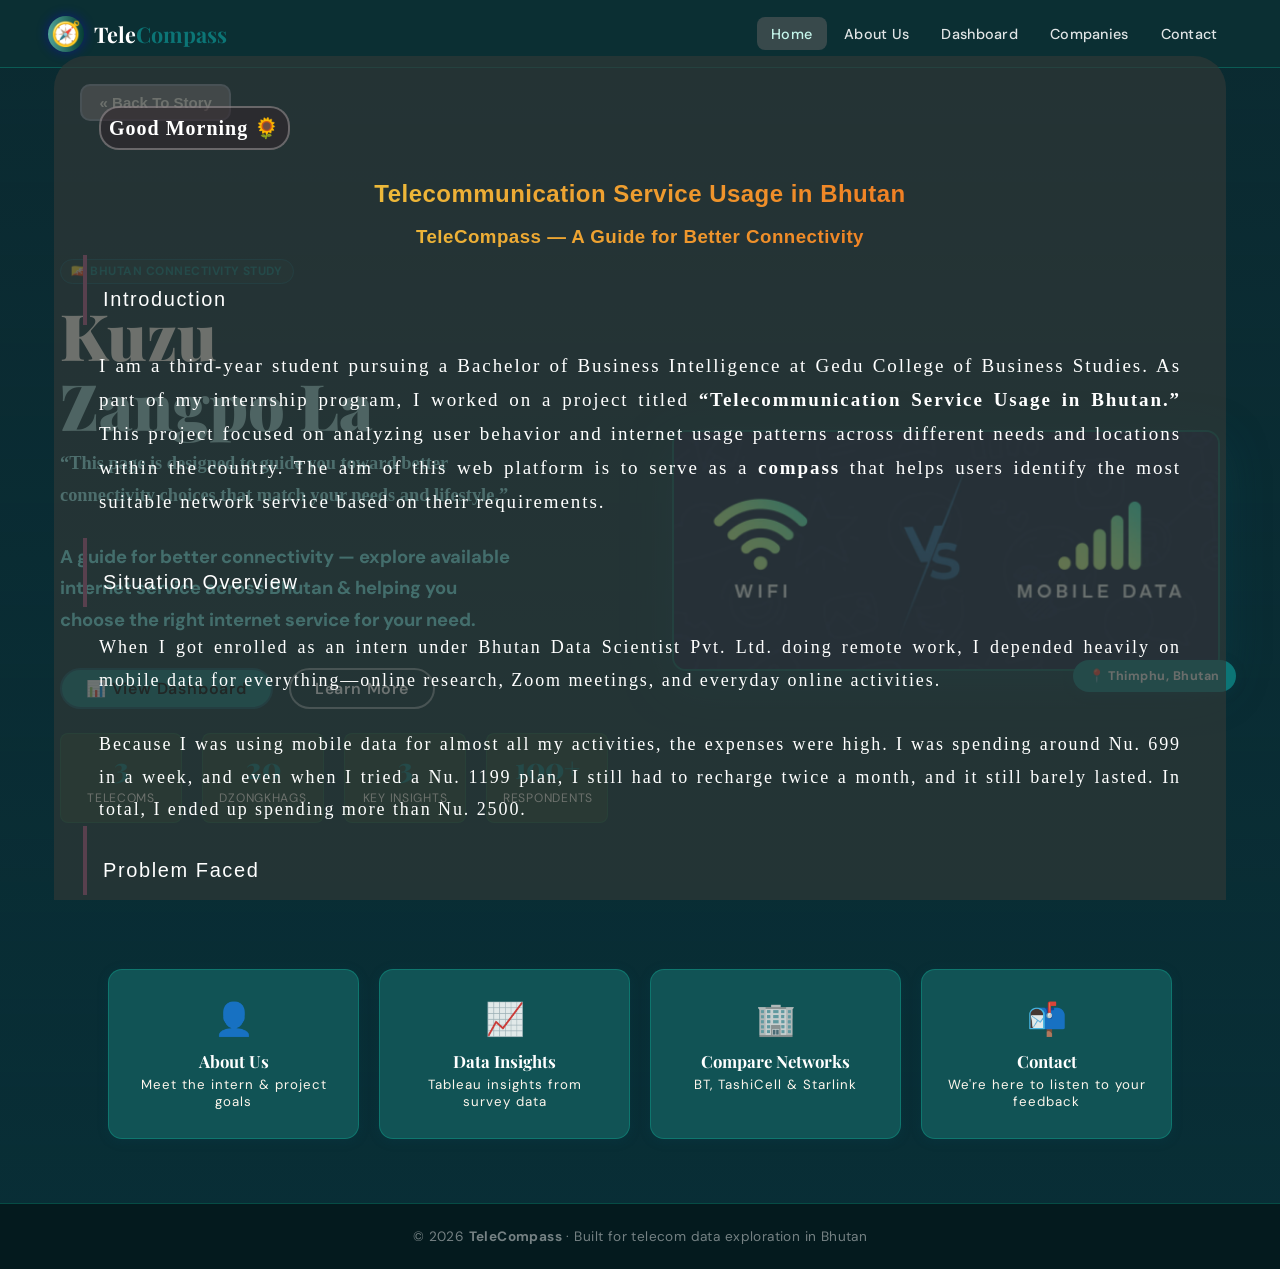
<file: version1.0.html>
<!-- code using HTML -->
  <!-- styled using CSS -->
    <!-- shows result using JavaScript -->
  <!DOCTYPE html>
  <html lang="en">
  <head>
    <meta charset="UTF-8" />
    <meta name="viewport" content="width=device-width, initial-scale=1.0" />
    <link rel="stylesheet" href="styles.css">
    <title>TeleCompass — Bhutan Connectivity</title>
    <!-- links to different fonts keeping them preconnected for later use -->
    <link rel="preconnect" href="https://fonts.googleapis.com" />
    <link rel="preconnect" href="https://fonts.gstatic.com" crossorigin />
    <link href="https://fonts.googleapis.com/css2?family=Playfair+Display:ital,wght@0,400;0,700;0,900;1,400&family=DM+Sans:wght@300;400;500;600&display=swap" rel="stylesheet" />
  </head>

  <body>

    <!-- ══════════════ NAVBAR ══════════════ -->
     <div class="page-bg">
    <!-- The main navigation section of your website -->
    <nav id="mainNav">
      <!-- display the logo -->
      <div class="nav-brand" onclick="showPage('home')">
        <!-- “ci” is just a custom class name you created -->
        <!-- ci is the label and CSS targets .ci for styling and design -->
        <div class="ci">🧭</div>
        <!-- It displays: TeleCompass -->
        <!-- inline HTML element used to group small pieces of text -->
          <!-- “em” = emphasis tag - makes text italic by default -->
        <span>Tele<em>Compass</em></span>
      </div>

      <!-- js for nav bar -->
        <!-- This is your navigation menu list -->
        <!-- nav-links - CSS target     navLinks - javascripthook-->
      <ul class="nav-links" id="navLinks">
        <!-- onclick="showPage('home')" - use of home button -->
        <!-- id="nav-home" - something to do with the highlight on home button -->
          <li><button type="button" onclick="showPage('home')" id="nav-home" class="active">Home</button></li>
          <li><button type="button" onclick="showPage('about')" id="nav-about">About Us</button></li>
          <li><button type="button" onclick="showPage('dashboard')" id="nav-dashboard">Dashboard</button></li>
          <li><button type="button" onclick="showPage('company')" id="nav-company">Companies</button></li>
          <li><button type="button" onclick="showPage('contact')" id="nav-contact">Contact</button></li>
      </ul>

        <!-- ══════════════ ☰ (menu icon) ══════════════ -->
      <button class="nav-toggle" id="navToggle" aria-label="Toggle menu">
        <span></span><span></span><span></span>
      </button>

    </nav>


      <!-- ══════════════ HOME PAGE ══════════════ -->
  <div id="intro">
    <div class="intro-box">
  <section>
          <div class="story">
          <h2 style="font-size:20px; font-family: italic; color:var(--white); border:2px solid rgb(246, 240, 240, 0.3); display: inline-block;border-radius:20px; padding:0.5rem;" id="greeting"></h2>

            <h1 class="story-title">Telecommunication Service Usage in Bhutan</h1>
            <h3 class="story-title">TeleCompass — A Guide for Better Connectivity</h3>
            <h3 class = "story-intro">Introduction</h3>
            <p style="font-size:19px">I am a third-year student pursuing a Bachelor of Business Intelligence at Gedu College of Business
            Studies. As part of my internship program, I worked on a project titled <strong>“Telecommunication Service 
            Usage in Bhutan.”</strong> This project focused on analyzing user behavior and internet usage patterns across different
            needs and locations within the country. The aim of this web platform is to serve as a <strong>compass</strong> 
            that helps users identify the most suitable network service based on their requirements.</p><br>
            
            <h3 class="story-intro">Situation Overview</h3>
            <p>When I got enrolled as an intern under Bhutan Data Scientist Pvt. Ltd. doing remote work, I depended heavily on 
            mobile data for everything—online research, Zoom meetings, and everyday online activities.<br><br>
            Because I was using mobile data for almost all my activities, the expenses were high. I was 
            spending around Nu. 699 in a week, and even when I tried a Nu. 1199 plan, I still had to recharge twice 
            a month, and it still barely lasted. In total, I ended up spending more than Nu. 2500.</p>
            
            <h3 class="story-intro">Problem Faced</h3>
            <p>I wanted to save some money and switch to Wi-Fi service or get a plan with higher value that could save me a few 
            bucks, but I often struggled with uncertainty. I was confused about which telecommunication service to choose or whether
            I should continue with my current plan. My thoughts kept going back and forth, especially when trying to manage 
            internet costs. I even worried, “What if my investment in Wi-Fi fails?”<br><br>
            When I inquired at a service counter, I was advised to reconsider carefully. I was told that if the internet strength 
            in my area is weak, the Wi-Fi performance would also be poor, and in such cases, refunds would not be possible. At the same time,
            I heard rumors circulating that Wi-Fi services were no longer as reliable as before, with some users 
            requesting refunds and others complaining about cost and stability on social media. This made me even 
            more uncertain and overwhelmed, and for nearly a month, I kept going back and forth with my decision.<br><br>
            Over time, I had to become more careful about how I used the internet. I started limiting my entertainment 
            activities like gaming, online videos, and watching dramas because of data constraints.<br><br>
            I was always stressed about running out of data and unhappy about not being able to watch videos or play music freely 
            which also affected my work efficiency.</p>

            <h3 class="story-intro">Solution</h3>
            <p>Later, my cousin suggested that I try using Wi-Fi. She kindly let me use her router, and I started working through it.</p>
            <p><strong>The difference was clear.</strong></p> 
            <p>With Wi-Fi, I could do my work smoothly, attend Zoom meetings without interruption, and 
            freely use the internet for research and entertainment such as YouTube, TikTok, games, and dramas without worrying 
            about running out of data.<br><br>
            It also became more affordable, costing Nu. 1450 per month, which was much better than what I was spending on mobile data.
            <br><br>
            This experience taught me that the type of internet connection matters a lot depending on how it is used. For remote 
            work and daily usage, Wi-Fi was simply more stable, practical, and cost-effective for me.</p>
            </div>
        </section>

      <button class="returnback" onclick="enterSite()">Enter TeleCompass</button>
    </div>
  </div>

<!-- ========================================================================================================================================= -->

<main>

  <div id="main">   
  <button class="returnback" onclick="goBackToStory()">« Back To Story</button>
</div>


  <!-- container for homepage -->
      <div class="page active" id="page-home">
        <!-- the outermost box -->
        <section class="hero">
          <!-- This controls how things are arranged inside -->
          <div class="hero-inner">
            <!-- holds only the text part -->
            <!-- hero-text (LEFT SIDE → text, buttons, stats) -->
            <div class="hero-text">

              <!-- "badge" class - badge like icon on every section -->
              <span class="badge" style="margin-bottom:1rem; display:inline-block;">🇧🇹 Bhutan Connectivity Study</span><br>
              <h1>Kuzu <em>Zangpo La</em></h1> 
              <p style= "color:#74edeb;font-weight:bold;"class="subtitle";><strong style="font-family:italic;color:rgb(147, 237, 237);font-weight:bolder;">“This page is designed to guide you toward better connectivity choices that match your needs and lifestyle.”</strong><br><br>A guide for better connectivity — explore available internet service across Bhutan &amp; helping you choose the right internet service for your need.</p>
              <div style="display:flex; gap:1rem; flex-wrap:wrap;">
                <!-- the small buttons on the homepage -->
                <button class="btn btn-gold" onclick="showPage('dashboard')">📊 View Dashboard</button>
                <button class="btn btn-outline" onclick="showPage('about')">Learn More</button>

              </div>

              <!-- information box on the homepage  -->
              <!-- information for this code is connected to STAT CSS section "num" -->
                <!-- num is upper wording and lbl is lower wordings -->
              <div class="stat-row">
                <div class="stat-box">
                  <span class="num">3</span>
                  <span class="lbl">Telecoms</span>
                </div>
                <div class="stat-box">
                  <span class="num">20</span>
                  <span class="lbl">Dzongkhags</span>
                </div>
                <div class="stat-box">
                  <span class="num">3</span>
                  <span class="lbl">Key Insights</span>
                </div>
                <div class="stat-box">
                  <span class="num">100+</span>
                  <span class="lbl">Respondents</span>
                </div>
              </div>
            </div>
          <div class="hero-image">
            <!-- wifi vs data img.png -->
              <img src="img3.png" alt="teleBhutan">
              <!-- 📍 Thimphu, Bhutan -->
              <div class="img-caption">📍 Thimphu, Bhutan</div>
              </div>
          </div>
        </section>

        <section class="section" style="padding-top:0; padding-bottom:4rem;">
          <!-- nav bar below -->
          <div class="qlinks">
            <!-- q-icon, q-title, q-sub - they are the class names for CSS -->
            <div class="qlink-card" onclick="showPage('about')">
              <div class="q-icon">👤</div>
              <div class="q-title">About Us</div>
              <div class="q-sub">Meet the intern &amp; project goals</div>
            </div>
            <div class="qlink-card" onclick="showPage('dashboard')">
              <div class="q-icon">📈</div>
              <div class="q-title">Data Insights</div>
              <div class="q-sub">Tableau insights from survey data</div>
            </div>
            <div class="qlink-card" onclick="showPage('company')">
              <div class="q-icon">🏢</div>
              <div class="q-title">Compare Networks</div>
              <div class="q-sub">BT, TashiCell &amp; Starlink</div>
            </div>
            <div class="qlink-card" onclick="showPage('contact')">
              <div class="q-icon">📬</div>
              <div class="q-title">Contact</div>
              <div class="q-sub">We're here to listen to your feedback</div>
            </div>
          </div>
              </div>

      <!-- ══════════════ ABOUT PAGE ══════════════ -->
      <div class="page" id="page-about">
        <div class="page-hero">
          <span class="badge">👤 About Us</span>
          <h1 class="section-title" style="margin-top:0.75rem;">Meet the Project</h1>
          <div class="divider"></div>
        </div>

        <section class="section" style="padding-top:0;">
          <div class="two-col">

            <!-- About Me Glass Card -->
            <div class="glass-card">
            
              <div style="display:flex; align-items:center; gap:1rem; margin-bottom:1.5rem;">
                <!-- 🎓 -->
                <!-- border-radius:50%; - perfect circle -->
                <div style="width:60px;height:60px;border-radius:50%;background:linear-gradient(135deg,var(--teal-dark),rgb(10, 160, 115));display:flex;align-items:center;justify-content:center;font-size:1.6rem;flex-shrink:0;box-shadow:0 0 16px rgba(232,160,32,0.4);">🎓</div>
                <div>
                  <div style="font-family:'Playfair Display',serif; font-size:1.3rem; font-weight:700; color:var(--cream); letter-spacing:0.095rem;">Intern Researcher</div>
                  <div style="color:rgb(180, 220, 220);font-size:0.85rem;letter-spacing:0.075em;text-transform:uppercase;"><span>Data Practitioner -</span><span><br></span> Turning Data into Insights</span></div>
                </div>
              </div>
              <!-- gap between each line - marginbuttom between two para-->
              <div style="text-align:justify;">
              <p style="line-height:1.75;margin-bottom:1.2rem;color:var(--text-light);">
                I am an intern at Bhutan Data Scientists Pvt Ltd. This intern project explores telecommunications service usage in Bhutan, focusing on customer preferences and satisfaction. The website aims to provide personalized service recommendations based on user needs.
              </p>
              <!-- second paragraph -->
              <p style="line-height:1.75;color:var(--text-light);">
                The project focuses on reducing Bhutan's digital divide by 
                <em style="color:rgb(195, 237, 237);">understanding connectivity gaps and promoting fair access,</em> 
                to telecommunications services across all 20 dzongkhags.
              </p>
              </div>
              <div class="stat-row" style="margin-top:1.75rem;">
                <div class="stat-box">
                  <span class="num">20</span>
                  <span class="lbl">Dzongkhags</span>
                </div>
                <div class="stat-box">
                  <span class="num">100+</span>
                  <span class="lbl">Respondents</span>
                </div>
                <div class="stat-box">
                  <span class="num">2026</span>
                  <span class="lbl">Study Year</span>
                </div>
              </div>
            </div>

            <!-- Project Highlights White Card -->
            <!-- 🏔️ -->
            <div class="white-card">
              <div style="display:flex;align-items:center;gap:0.75rem;margin-bottom:1.5rem;">
                <!-- linear-gradient(...) → blends two or more colors smoothly -->
                <!-- 135deg → direction of the gradient, starts from top-left area flows toward bottom-right area -->
                <div style="width:44px; height:44px; border-radius:10px; background:linear-gradient(135deg,var(--teal-dark),var(--teal-light));display:flex;align-items:center;justify-content:center;font-size:1.2rem;">🏔️</div>
                <h2 style="font-family:'Playfair Display',serif;font-size:1.4rem;color:var(--teal-light);">Project Highlights</h2>
              </div>
              <ul class="highlight-list" >
              <!-- <div style="text-align:justify;"> -->
                <li><div><strong style="display:block;margin-bottom:0.2rem;color:var(--teal-dark);">Understanding Mobile data package &amp; Wi-Fi Usage Patterns</strong>Examining the internet service usage pattern across urban and rural area of Bhutan, including what is their primary purpose and their needs based on occupation.</div></li>
                <li><div><strong style="display:block;margin-bottom:0.2rem;color:var(--teal-dark);">Analysing Customer Satisfaction</strong>Measuring satisfaction levels with service quality, network reliability, and pricing, and how these factors influence daily usage of different services.</div></li>
                <li><div><strong style="display:block;margin-bottom:0.2rem;color:var(--teal-dark);">Responsive Dashboard for Insights</strong>Building an interactive Tableau dashboard that enables users to explore data visually, filter by region, and identify trends at a glance, helping them better understand services based on their needs.</div></li>
                <li><div><strong style="display:block;margin-bottom:0.2rem;color:var(--teal-dark);">Recommendations for Better Connectivity</strong>Having a better connectivity recommendations is our priority, and we welcome user feedback that goes beyond the scope of this project, helping us improve and provide better, more tailored services.</div></li>
              </ul>
              <!-- "showPage('dashboard')" -->
              <div style="margin-top:2rem;padding-top:1.25rem;border-top:1px solid rgba(13,79,92,0.1);">
                <button class="btn btn-teal" onclick="showPage('dashboard')" style="font-size:0.9rem;">📊 Explore the Dashboard →</button>
              </div>
            </div>
          </div>
        </section>

        <!-- mission board -->
        <!-- 🧭 -->
        <section class="section" style="padding-top:0;padding-bottom:4rem;">
          <div class="glass-card" style="text-align:center;padding:2.5rem;">
            <div style="font-size:2.5rem;margin-bottom:1rem;">🧭</div>
            <h2 style="font-family:'Playfair Display',serif;font-size:1.7rem;color:var(--cream);margin-bottom:0.75rem;">Our Mission</h2>
            <p style="max-width:640px;margin:0 auto;color:var(--text-light);line-height:1.75;font-size:1.1rem;font-weight:500;">
              To provide Bhutan's telecom ecosystem with a clear, data-driven compass helping every individual user navigate toward a more connected, reliable, and prosperous digital future in harmony with the values of Gross National Happiness.
            </p>
          </div>
        </section>
      </div>

      <!-- ══════════════ DASHBOARD PAGE ══════════════ -->
      <div class="page" id="page-dashboard">
        <div class="page-hero">
          <span class="badge">📊 Data Analytics</span>
          <h1 class="section-title" style="color:rgb(183, 231, 239);margin-top:0.75rem;">Connectivity Insight Dashboard</h1>
          <p style="color:var(--cream);margin-bottom:0.5rem;font-weight:400;letter-spacing:0.12rem;">Explore Bhutan's data package and Wi-Fi usage patterns across different regions and purposes, along with demographic trends and user satisfaction, through our interactive Tableau visualisation.</p>
          <div class="divider"></div>
        </div>

        <section class="section" style="padding-top:0; max-width:1300px;">
          <div class="viz-grid">
            <div class="viz-card">
              <div class="vnum">94%</div>
            <div class="vlbl">Mobile Internet Penetration</div>
          </div>
            <div class="viz-card"><div class="vnum">3.8★</div><div class="vlbl">Avg. Customer Satisfaction</div></div>
            <div class="viz-card"><div class="vnum">3</div><div class="vlbl">Active Telecom Providers</div></div>
            <div class="viz-card"><div class="vnum">Data Package</div><div class="vlbl">Most used service</div></div>
            <div class="viz-card"><div class="vnum">Students</div><div class="vlbl">Majority of the respondent</div></div>
                    
          </div>

          <div class="glass-card" style="padding:1.5rem;margin-bottom:2rem;">
            <div style="display:flex;align-items:center;justify-content:space-between;margin-bottom:1.25rem;flex-wrap:wrap;gap:0.75rem;">
              <div>
                <h2 style="font-family:'Playfair Display',serif;font-size:1.35rem;color:var(--white);">📡 Bhutan Connectivity — Interactive View</h2>
                <p style="color:var(--text-light);font-size:0.88rem;margin-top:0.2rem;">Powered by Tableau Public · Use filters to drill down by region, type of service, or purpose</p>
              </div>
            </div>
            <div class="tableau-wrapper">

              <iframe
                src="https://public.tableau.com/views/internetservicedashboard2/Story1?:showVizHome=no&:embed=y"
                title="Bhutan Connectivity Dashboard"
                allowfullscreen>
              </iframe>
            </div>
            <p style="color:rgba(255,255,255,0.4);font-size:0.76rem;margin-top:0.75rem;text-align:right;">ⓘ public.tableau.com - internship project</p>
          </div>

          <h2 class="section-title" style="font-size:1.5rem;margin-bottom:1.5rem;">Key Findings</h2>
          <div style="display:grid;grid-template-columns:repeat(auto-fit,minmax(240px,1fr));gap:1.25rem;padding-bottom:4rem;">
            <div class="white-card">
              <div style="font-size:1.75rem;margin-bottom:0.75rem;">📱</div>
              <h3 style="font-family:'Playfair Display',serif;color:var(--teal-dark);margin-bottom:0.5rem;">Mobile Dominance</h3>
              <p style="font-size:0.9rem;color:var(--text-mid);line-height:1.6;">Bhutanese access the internet primarily via mobile devices, with 4G/LTE being the most used standard and introduction of 5G service in urban central.</p>
            </div>
            <div class="white-card">
              <div style="font-size:1.75rem;margin-bottom:0.75rem;">🌄</div>
              <h3 style="font-family:'Playfair Display',serif;color:var(--teal-dark);margin-bottom:0.5rem;">Rural Gap</h3>
              <p style="font-size:0.9rem;color:var(--text-mid);line-height:1.6;">A significant issue regarding network connectivity and realibility shows a potential for Starlink's satellite service to help bridge in remote dzongkhags and curb the gap.</p>
            </div>
            <div class="white-card">
              <div style="font-size:1.75rem;margin-bottom:0.75rem;">⭐</div>
              <h3 style="font-family:'Playfair Display',serif;color:var(--teal-dark);margin-bottom:0.5rem;">Satisfaction Trends</h3>
              <p style="font-size:0.9rem;color:var(--text-mid);line-height:1.6;">Average satisfaction scores hover around 3/5, with network reliability and affordable pricing cited as the top improvement priorities.</p>
            </div>
            <div class="white-card">
              <div style="font-size:1.75rem;margin-bottom:0.75rem;">🚀</div>
              <h3 style="font-family:'Playfair Display',serif;color:var(--teal-dark);margin-bottom:0.5rem;">Growth Opportunity</h3>
              <p style="font-size:0.9rem;color:var(--text-mid);line-height:1.6;">Bhutan is strengthening digital infrastructure through the Digital Drukyul initiative, expanding fibre networks and improving rural connectivity.</p>
            </div>
          </div>
        </section>
      </div>

      <!-- ══════════════ COMPANY PAGE ══════════════ -->
      <div class="page" id="page-company">
        <div class="page-hero">
          <span class="badge">🏢 Telecom Providers</span>
          
          <h1 class="section-title" style="margin-top:0.75rem;">Bhutan's Telecom Companies</h1>
          <p style="color:var(--text-light);margin-bottom:0.5rem;">Three key players bridging connectivity across the Kingdom of Bhutan.</p>
          <div class="divider"></div>
        </div>

        <section class="section" style="padding-top:0;">  
          <div class="company-grid">

            <!-- "article" - card -->
            <article class="company-card">
              <div class="co-icon">📡</div>
              <h3>Bhutan Telecom Limited</h3>
              <span class="badge" style="margin-bottom:0.75rem;display:inline-block;">State-Owned · Est. 2000</span>
              <p>The B-Mobile network, now has a comprehensive reach, covering all 205 gewogs across the country, ensuring connectivity even in remote areas.</p>
              <div class="tag-row">
                <span class="badge">4G LTE / 5G</span>
                <span class="badge">Fibre Broadband</span>
                <span class="badge">Fixed-Line</span>
              </div>
            </article>

            <article class="company-card">
              <div class="co-icon">📡</div>
              <h3>Tashi InfoComm Pvt Ltd</h3>
              <span class="badge" style="margin-bottom:0.75rem;display:inline-block;">Private · Est. 2008</span>
              <p>Offers mobile services across urban and growing semi-urban areas. Known for its competitive pricing and customer-focused plan</p>
              <div class="tag-row">
                <span class="badge">4G LTE / 5G</span>
                <span class="badge">Mobile Network</span>
                <span class="badge">Urban Coverage</span>
              </div>

            </article>

            <article class="company-card">
              <div class="co-icon">🛸</div>
              <h3>Starlink</h3>
              <span class="badge" style="margin-bottom:0.75rem;display:inline-block;">Global · SpaceX LEO Satellite</span>
              <p> A satellite-based internet service, increasingly available in Bhutan as an alternative for remote and high-altitude areas. Better connectivity ideal for Bhutan's mountainous terrain. </p>
              <div class="tag-row">
                <span class="badge">Satellite Internet</span>
                <span class="badge">Low Earth Orbit (LEO)</span>
                <span class="badge">Remote Coverage</span>
              </div>
            </article>

          </div>

          <!-- Comparison Table -->
          <!-- (overflow) - If content is too wide, (-x) - show a horizontal (:auto)- scroll bar ONLY when needed. -->
          <div class="glass-card" style="overflow-x:auto;margin-bottom:2.5rem;">
            <h2 style="font-family:'Playfair Display',serif;font-size:1.3rem;color:var(--white);margin-bottom:1.25rem;">Quick Comparison</h2>
            <table class="comp-table">
              <thead><tr>
                <th>Provider</th><th>Type</th><th>Coverage</th><th>Strength</th>
              </tr></thead>
              <tbody>
                <tr>
                  <td><strong>
                    <a href="https://www.bt.bt/" target = "_blank">Bhutan Telecom</a>
                  </strong></td>
                  <td>State / Mobile / Fixed</td>
                  <td>Nationwide</td>
                  <td>Widest infrastructure</td>
                </tr>
                <tr>
                  <td><strong>
                    <a href="https://www.tashicell.com/" target="_blank">Tashi InfoComm</a>
                  </strong></td>
                  <td>Private / Mobile</td>
                  <td>Urban + growing rural</td>
                  <td>Competitive pricing</td>
                </tr>
                <tr>
                  <td><strong>
                  <a href="https://www.bicma.gov.bt/?page_id=8623" target = "_blank">Starlink</a>
                </strong></td>
                <td>Satellite</td>
                <td>Remote / High-altitude</td>
                <td>Low-latency satellite</td>
              </tr>
              </tbody>
            </table>
          </div>

          <!----------------------- Quiz Form package -------------------------------->
          <!-- ask 3 questions - quiz -->
          <!-- main white card box holding everything -->
          <!-- white card - CSS card -->
          <div class="white-card" style="margin-bottom:4rem;">
          <!-- styles the view -->
          <div style="display:flex; align-items:center; gap:0.75rem; margin-bottom:0.5rem;">
              <!-- the design around 📡sign -->
              <div style="width:40px; height:40px; background:var(--teal-light); border-radius:10px; display:flex; align-items:center; justify-content:center; font-size:1.1rem;">📡</div>
              <h2 style="font-family:'Playfair Display',serif; font-size:1.4rem; color:var(--teal-dark);">Find Your Best Connectivity</h2>
          </div>
          <!-- cant use gap without display:flex -->
            <p style="color:var(--text-dark); font-size:0.9rem; margin-bottom:1.75rem; font-weight:600;">👉Let us help you enjoy a better experience with available telecommunication services.👈</p>
            <!-- no need of display:grid -->
            <div class="two-col" style="gap:1.5rem;">

      <!-- Question 1 -->
              <!-- name for styling CSS -->
              <!-- one big box -->
              <div class="form-group">
                <!-- question title -->
                <h3>Your Location</h3>
                <!-- container - groups all the options together -->
                <!-- a neat organized box -->
                <div class="radio-group">
                  <!-- <label> - clicking - select radio button -->
                  <label><input type="radio" name="location" value="urban" /> Urban area (Thimphu, Phuentsholing, Gelephu.)</label>
                  <label><input type="radio" name="location" value="semi" /> Semi-urban (Dzongkhag town)</label>
                  <label><input type="radio" name="location" value="rural" /> Rural / Remote</label>
                  <label><input type="radio" name="location" value="high altitude" /> High altitude area</label>
      <!-- Question 2 -->
                </div>
              </div>
              <div class="form-group">
                <h3>Primary Purpose</h3>
                <div class="radio-group">
                  <!-- &amp - ampersand - used for html coding since browser can misread if not used -->
                  <label><input type="radio" name="purpose" value="social"/> Social media &amp; browsing</label>
                  <label><input type="radio" name="purpose" value="work"/> Remote work / Video conferencing / zoom meeting</label>
                  <label><input type="radio" name="purpose" value="business"/> Business / Enterprise</label>
                  <label><input type="radio" name="purpose" value="gaming"/> Streaming &amp; gaming</label>
                </div>
              </div>
            </div>
            <!-- input type = "radio" - You want the user to choose ONLY ONE option from many choices. -->

            <div class="form-group" style="margin-top:0.5rem;">
              <h3>Occupation</h3>
              <select id="occupation">
                <option value="" disabled selected>Select Your Occupation…</option>
                <option value="student">Student</option>
                <option value="civil">Civil Servant / Government</option>
                <option value="private">Private Sector Employee</option>
                <option value="farmer">Farmer / Self-employed</option>
                <option value="entrepreneur">Entrepreneur / Business Owner</option>
                <option value="digital">Digital Nomad</option>
                <option value="other">Other...</option>
              </select>
            </div>

            <!-- wrap - ✔ move to next line
                        ✔ stay readable
                        ✔ adjust to screen size -->
            
            <div style="display:flex; gap:1rem; flex-wrap:wrap; margin-top:1.5rem;">
              <!-- onclick - run javascript function -->
              <!-- two classes 1.btn - common for all button -->
                <!-- what it looks like depeds on CSS -->

              <button class="btn btn-gold" onclick="submitQuiz()">🔍 Find My Provider</button>
              <button class="btn btn-outline" onclick="resetQuiz()"style="color:var(--teal-dark);border-color:var(--teal);">↩ Start Over</button>
              <button class="btn btn-teal" onclick="showPage('home')">🏠 Return Home</button>
            </div>
            <!-- output area -->
            <!-- css styling for result box -->
            <div class="success-msg" id="quizResult"></div>
          </div>
        </section>
      </div>

      <!-- ══════════════ CONTACT PAGE ══════════════ -->
<div class="page" id="page-contact">

  <div class="page-hero">
    <span class="badge">📬 Share Your Feedback</span>
    <h1 class="section-title" style="margin-top:0.75rem;">Contact Us</h1>
    <p style="color:#e5e7eb;font-weight:500;margin-bottom:0.5rem;">
      Have questions about the project or insights? Share your feedback to help us improve and better understand connectivity needs.
    </p>
    <div class="divider"></div>
  </div>

  <section class="section" style="padding-top:0; padding-bottom:4rem;">

    <div class="two-col">

      <!-- Contact Form -->
      <div class="white-card">

        <h2 style="font-family:'Playfair Display',serif;font-size:1.4rem;color:var(--teal-dark);margin-bottom:0.25rem;">
          Send a Message
        </h2>

        <p style="color:var(--text-mid);font-size:0.88rem;margin-bottom:1.75rem;">
          Fill in the form and we'll respond within 2 business days.
        </p>

        <!-- form spree -->
        <form action="https://formspree.io/f/mgorllgn" method="POST">

          <div class="form-group">
            <!-- for="cname" - connects label to input -->
            <label for="cname">Full Name</label>
            <input type="text" id="cname" name="name" placeholder="e.g. Sonam Yangchen" />
          </div>

          <div class="form-group">
            <label for="cemail">Email Address</label>
            <!-- Browser checks if input looks like an email -->
            <input type="email" id="cemail" name="email" placeholder="your@email.com" />
          </div>

          <div class="form-group">
            <label for="ctopic">Topic</label>
            <select id="ctopic" name="topic">
              <option value="" disabled selected>Select a topic…</option>
              <option value="general">General Inquiry</option>
              <option value="research">Research Collaboration</option>
              <option value="telecom">Telecom Feedback</option>
              <option value="other">Other</option>
            </select>
          </div>

          <div class="form-group">
            <label for="cmsg">Your Message</label>
            <!-- for long messages -->
            <textarea id="cmsg" name="message" placeholder="Tell us what's on your mind…"></textarea>
          </div>

          <!-- Optional subject (nice touch) -->
          <input type="hidden" name="_subject" value="New TeleCompass Feedback">

          <!-- Submit Button -->
          <button class="btn btn-gold" type="submit" style="width:100%;justify-content:center;">
            Send Message ✈️
          </button>

        </form>
        <button type="button" onclick="clearForm()" class="clearForm">
          Clear Answers 🧹
        </button>
        <!-- FORM END -->
      </div>

      <!-- Sidebar -->
      <div style="display:flex;flex-direction:column;gap:1.25rem;">

        <div class="glass-card">
          <div style="font-size:1.5rem;margin-bottom:0.75rem;">📍</div>
          <h3 style="font-family:'Playfair Display',serif;font-size:1.1rem;color:var(--white);margin-bottom:0.4rem;">
            Location
          </h3>
          <p style="color:var(--text-light);font-size:0.9rem;line-height:1.6;">
            Chhukha Dzongkhag<br/>Bhutan 🇧🇹
          </p>
        </div>

        <div class="glass-card">
          <div style="font-size:1.5rem; margin-bottom:0.75rem;">🕐</div>
          <h3 style="font-family:'Playfair Display',serif; font-size:1.1rem; color:var(--white); margin-bottom:0.4rem;">
            Response Time
          </h3>
          <p style="color:var(--text-light); font-size:0.9rem; line-height:1.6;">
            We aim to reply within 2 business days.
          </p>
        </div>

        <div class="glass-card">
          <div style="font-size:1.5rem; margin-bottom:0.75rem;">🔗</div>
          <h3 style="font-family:'Playfair Display',serif; font-size:1.1rem; color:var(--white); margin-bottom:0.75rem;">
            Quick Links
          </h3>

          <div style="display:flex; flex-direction:column; gap:0.5rem;">
            <button class="btn btn-outline" onclick="showPage('dashboard')" style="font-size:0.88rem;padding:0.55rem 1rem;">
              📊 View Dashboard
            </button>
            <button class="btn btn-outline" onclick="showPage('company')" style="font-size:0.88rem;padding:0.55rem 1rem;">
              🏢 Company Info
            </button>
            <button class="btn btn-outline" onclick="showPage('about')" style="font-size:0.88rem;padding:0.55rem 1rem;">
              👤 About the Project
            </button>
          </div>

        </div>

      </div>

    </div>

  </section>
</div>

</main>
    <!-- ══════════════ FOOTER ══════════════ -->
  <footer>
    © 2026 <strong>TeleCompass</strong> · Built for telecom data exploration in Bhutan
  </footer>
  </div> <!-- Closing main container -->
  <script src="script.js"></script>

  </body>
  </html>
</file>
<file: styles.css>
/* ═══════════════════════════════════════════════════════════
        TeleCompass — Single Page Application
        Aesthetic: Himalayan Altitude · Teal + Saffron + Glass
      ═══════════════════════════════════════════════════════════ */


  /* this are the color code to be used in later code */
      :root {
        --teal:        #0d4f5c;
        --teal-light: #0c7576;
        --teal-dark:   #082e36;
        --gold:        #e8a020;
        --gold-light:  #f5c050;
        --cream:       #fdf6ec;
        --white:       #ffffff;
        --text-dark:   #0d1f24;
        --text-mid:    #2a4a52;
        --text-light:  rgba(255,255,255,0.88);
        --glass-bg:    rgba(187, 83, 52, 0.74);
        --glass-border:rgba(15, 224, 182, 0.25);
        --card-bg:     rgba(255,255,255,0.94);
        --shadow-sm:   0 2px 12px rgba(13,79,92,0.18);
        --shadow-md:   0 6px 28px rgba(13,79,92,0.28);
        --shadow-lg:   0 14px 48px rgba(13,79,92,0.38);
        --radius:      14px;
        --radius-sm:   8px;
        --nav-h:       68px;
        --t:           0.3s cubic-bezier(0.4,0,0.2,1);
      }
  /* pseudo - applying same padding and margin to all normal elements */
      *, *::before, *::after { box-sizing: border-box; margin: 0; padding: 0; }
      html { scroll-behavior: smooth; font-size: 16px; }
      


      /* default mood of whole website */
      body {
        font-family: 'DM Sans', sans-serif;                    /* if DM Sans not available then sans-serif  */
        color: var(--text-dark);
        background: var(--teal-dark);
        min-height: 100vh;
      }


      /* ── Global BG ── */
      .page-bg {
        min-height: 100vh;
        background:
          linear-gradient(to bottom, rgba(23, 27, 28, 0.2) 0%, rgba(8, 46, 54, 0.54) 100%),
          /* url(https://tse2.mm.bing.net/th/id/OIP.MQwV26GDpGXRkEuAFaYj3AHaE8?rs=1&pid=ImgDetMain&o=7&rm=3) */
          /* url(https://facts.net/wp-content/uploads/2023/09/11-intriguing-facts-about-tashichoedzong-thimphu-dzong-1694995288.jpg) */
          url(https://i.pinimg.com/736x/46/08/08/460808987ed4e8c3468e58377b417c14.jpg)

          center/cover no-repeat fixed;
                  
          /* background-size: contain;
          background-repeat: no-repeat;
          background-position: center; */

      }


      /* ══════════════ NAVIGATION ══════════════ */
      /* navigation bar at the top corner */
      nav {
        position: sticky; 
        top: 0; 
        z-index: 1000;
        height: var(--nav-h);
        background: #0b2f33;
        backdrop-filter: blur(18px);
        -webkit-backdrop-filter: blur(18px);
        border-bottom: 1px solid var(--glass-border);
        display: flex; 
        align-items: center;
        /* justify-content: space-between; */
        padding: 0 clamp(1rem,5vw,3rem);   /*padding <top-buttom><left-right>*/
        gap: 2rem;}
      .nav-links {
          display:flex; 
          gap:0.2rem; 
          list-style:none; 
          margin-left:auto; 
          align-items:center; }
      .nav-links li button:hover,
      .nav-links li button.active { 
          color:rgb(198, 248, 237); 
          background:rgba(140, 122, 122, 0.35); 
  }
      .nav-links li button {
        display:block; 
        padding:0.45rem 0.9rem; 
        color:var(--text-light);
        background:none;                                    /* background color showing up if not used*/
        border:none;                                        /* if you dont want border around button*/
        font-family:'DM Sans',sans-serif;
        font-size:0.9rem; 
        font-weight:500;
        border-radius:var(--radius-sm);                     /* border of button  */
        transition:color var(--t),background var(--t);      /* the duration where the prev button color disappears - transition*/
        cursor:pointer; 
        letter-spacing:0.02em;           
      }
      /* phone navigation  */
      .nav-toggle {
        display:none; 
        flex-direction:column; 
        gap:5px; 
        cursor:pointer;
        margin-left:auto; 
        padding:6px; 
        background:none; 
        border:none;}
      .nav-toggle span {      
          display:block; 
          width:24px; 
          height:2px; 
          background:var(--white); 
          border-radius:2px; 
          transition:all var(--t); 
      }
  /* .ci - ci i labeled */
      .nav-brand .ci {
      /* the thing around the compass logo */
        width: 36px; 
        height: 36px; 
        background: linear-gradient(90deg, #72ddc9ab, #034637a5);

        /* background: var(--teal-light); */
        border-radius: 50%;
      /*this is for the logo design*/
        display: flex;   
        align-items: center; 
        justify-content: center;
        font-size: 1.5rem; 
        box-shadow: 0 0 12px rgba(15, 8, 212, 0.45);
        transition: transform var(--t), 
        box-shadow var(--t);}
      .nav-brand:hover .ci { 
          transform: rotate(45deg); 
          box-shadow: 0 0 22px rgba(2, 168, 168, 0.7); 
      }

      /* logo design */
      .nav-brand span { 
          font-family:'Playfair Display',serif; 
          font-size:1.35rem; 
          font-weight:700; 
          color:var(--white);}
      .nav-brand span em { 
          color:var(--teal-light); 
          font-style:normal; }
      .nav-brand {
        display: flex; 
        align-items: center; 
        gap: 0.6rem;
        text-decoration: none; 
        flex-shrink: 0; 
        cursor: pointer;
      }


      /* ══════════════ PAGE SECTIONS ══════════════ */
  /* display page - each section is given to their respective section */
      .page { 
          display:none; 
          animation: fadeUp 0.55s ease both;} 
      .page.active { 
          display:block;}
      @keyframes fadeUp {                                        /*adding animation transition - fadeUp */
        from { opacity:0; 
          transform:translateY(22px);}
        to   { 
          opacity:1; 
          transform:translateY(0);}
      }

      .section {
        padding: clamp(3rem,7vw,5rem) clamp(1rem,5vw,3rem);  /*top&buttom left&right - Min, Ideal, Max*/
        max-width: 1160px;                                   /* max width- the space the items takes*/
        margin: 0 auto;                                      /* to bring items in center*/
        width: 100%;
      }
      
      /* ══════════════ STORY ══════════════ */
      /* homepage screen overall*/
      /* intro overlay */
    #intro{
    position: fixed;
    inset: 0;
    background:url(https://i.pinimg.com/736x/46/08/08/460808987ed4e8c3468e58377b417c14.jpg)
    center/cover no-repeat fixed;
    padding: 24px;
    display: flex;
    justify-content: center;
    color: var(--cream);
    z-index: 2000;
    overflow-y: auto; 
  }
  /* centers and caps the width */
  .intro-box {
    padding: 30px;
    border-radius: 16px;
  }

  .btn-skip {
    position: absolute;
    top: 1.5rem;
    right: 1.5rem;
    z-index: 3000;

    font-size: clamp(14px, 1.2vw, 18px);
    font-family: 'Courier New', Courier, monospace;
    font-weight: 800;

    color: rgb(247, 232, 242);

    border: 2px solid rgb(69, 47, 47);
    border-radius: 20px;
    background: rgba(78, 60, 71, 0.564);

    padding: 0.4rem 0.8rem;
    letter-spacing: 0.05em;
    cursor: pointer;
  }

  .btn-skip:hover {
    /* background: rgba(33, 30, 37, 0.422); */
    /* text-decoration:underline;
    text-decoration-thickness: 1.5px; */
    transform: translateY(-2px);
  }
  /* story card */
      .story {
        max-width: 1200px;
        margin: 0 auto;
        /* display:flex; */
        margin-top:0.1rem;
        padding: 50px 45px;
        font-family: arial;
        font-weight:400;
        letter-spacing:0.12rem;
        background:rgba(48, 56, 55, 0.7);
        border-radius:2rem;
        color:var(--white);
        /* block - pushes other elements below it */
        display:block;
      }
      .story-title{
        text-align: center; 
        background: linear-gradient(90deg, #ebd846, #f26118);
        -webkit-background-clip: text;
        -webkit-text-fill-color: transparent;
        line-height:2;
        letter-spacing:0.03rem;
        font-weight:800;
      }
      
      .story h4{
        margin-top:1.2rem;
      }
      .story p {
        text-align:justify;
        margin-top: 1.5rem;
        font-size: 18px;
        font-family:Comic Sans MS;
        line-height: 1.8;           
      }

      .story-intro{
        font-family:Arial, sans-serif; 
        letter-spacing:0.1rem;
        font-weight: normal;
        line-height: 1.6; 
        font-size:20px;
        padding: 1.75rem 0 0.6rem 1rem;
         /* border left to topic  */
        border-left: 4px solid rgb(88, 64, 78);
        margin-left: -1rem;
      }  
    
      /* MOBILE */
      @media (max-width: 700px) {
        .story { padding: 2rem 1.25rem; }
        .story p { font-size: 0.92rem; }
      }
      .btn-go{
        display: block;
        margin: 3rem auto;
        border: 2px solid #848d9f;
        border-radius: 20px;
        background:rgba(92, 80, 82, 0.5);
        padding:11px;
        color:var(--cream);
        font-size:15px;
        font-weight:bold;
        cursor: pointer;
        transition: all var(--t);
        letter-spacing: 0.04em;
      }

      .btn-go:hover {
        background: var(--sage-light);
        border-color: var(--sage-light);
        transform: translateY(-2px);
        box-shadow: var(--shadow-md);
      }


        #greeting {
          font-family: 'Courier New', Courier, monospace;
          font-size: 0.98rem;
          font-weight: 800;
          color: rgb(236, 230, 234);
          display: inline-block;
          border-radius: 100px;
          padding: 0.35rem 0.9rem;
          background: rgba(50, 38, 45, 0.564);
          letter-spacing: 0.05em;
          margin-bottom: 1.25rem;
        }

        .returnback{
          display: inline-block;
          display:flex;
          justify-content:flex-end;
          border: 2px solid #848d9f;
          border-radius: 10px;
          color:var(--cream);
          font-size:15px;
          background:rgb(209, 184, 188, 0.5);
          padding:11px;
          font-weight:bold;
          transition: 0.3s ease;
          padding: 0.5rem 1.1rem;
          cursor: pointer;
          transition: all var(--t);
        }
  
        .returnback:hover {
          transform:translateY(-2px); 
          box-shadow:var(--shadow-lg);
          background: var(--sage-mist);
          border-color: var(--sage-light);
        }
        #main {
          padding: 1rem 5rem;
        }

      .clearForm {
        margin-top: 20px;
        padding: 10px 20px;
        border: none;
        border-radius: 10px;
        background: #cbeae6;
        cursor: pointer;
      }

    .hero {
      min-height: calc(100vh - var(--nav-h));  /* height of home screen is vh - navbar height*/
      display:flex; 
      align-items:center;
      padding: clamp(3rem,8vw,6rem) clamp(1rem,5vw,3rem);
    }
    
      /* centers text + image with each other */
      .hero-inner {
        max-width:1160px; 
        margin:0 auto; 
        width:100%;
        display:grid; 
        grid-template-columns:1fr 1fr; 
        gap:4rem; 
        align-items:center;
      }
      .hero-text h1 {
        font-family:'Playfair Display',serif;
        font-size:clamp(2.5rem,6vw,4rem); 
        font-weight:900;
        color:var(--cream); 
        line-height:1.1; 
        margin-bottom:0.5rem;
      }
      .hero-text h1 em { 
        color:rgb(151, 203, 203); 
        font-style:normal; 
        display:block; 
      }
      .hero-text .subtitle { 
        font-size:clamp(1rem,2vw,1.15rem); 
        color:var(--text-light); 
        margin-bottom:2rem; 
        line-height:1.7; 
        max-width:460px; 
      }

      /* image size and ratio */
      .hero-image img { 
        width:100%; 
        border-radius:var(--radius); 
        box-shadow:var(--shadow-lg); 
        aspect-ratio:auto; 
        border:2px solid var(--glass-border); 
      }
      /* 📍 Thimphu, Bhutan */
      .hero-image { 
        position:relative; 
      }
      .hero-image .img-caption {
        position:absolute; 
        bottom:-1rem; 
        right:-1rem;
        background:var(--teal-light); 
        color:rgb(243, 236, 231);
        padding:0.5rem 1rem; 
        border-radius:50px; 
        font-size:0.78rem;
        font-weight:700; 
        letter-spacing:0.04em; 
        box-shadow:var(--shadow-sm);
      }




      /* ══════════════ QUICK-LINKS GRID ══════════════ */
      /* the navbar below */
      .qlinks { 
        display:grid; 
        grid-template-columns:repeat(auto-fit,minmax(200px,1fr)); 
        gap:1.25rem; 
      }
      /* background of navebar below*/
      .qlink-card {
        padding:1.75rem 1.5rem; 
        text-align:center; 
        cursor:pointer;
        box-shadow:var(--shadow-sm);
        background:rgba(20, 96, 96, 0.75);
        border:1px solid var(--glass-border);
        border-radius:var(--radius); 
        backdrop-filter:blur(12px);
        transition:transform var(--t),box-shadow var(--t),background var(--t);
        color:var(--text-light); 
        text-decoration:none; 
        display:block;
      }
      .qlink-card:hover { 
        transform:translateY(-5px); 
        box-shadow:var(--shadow-lg); 
        background:rgba(95, 125, 125, 0.88);            
      }
      .qlink-card .q-icon { 
        font-size:2rem; 
        margin-bottom:0.6rem; 
      }
      .qlink-card .q-title { 
        font-family:'Playfair Display',serif; 
        font-size:1.05rem; 
        font-weight:700; 
        color:var(--white); 
        margin-bottom:0.3rem; 
      }
      .qlink-card .q-sub { 
        font-size:0.83rem; 
        color:var(--cream); 
        font-width: 800;
        letter-spacing: 1px;
      }

    /* ══════════════ STATS ══════════════ */
      /* information bar in homepage */
      .stat-row { 
        display:flex; 
        gap:1.25rem; 
        flex-wrap:wrap; 
        margin:1.5rem 0; 
      }
      .stat-box {
        flex:1;                                         /* changes shape equally*/
        min-width:110px; 
        background:rgba(34, 70, 47, 0.75);
        border:1px solid rgba(17, 155, 100, 0.25); 
        border-radius:var(--radius-sm);
        padding:0.9rem 1rem; 
        text-align:center;
      }
      /* upper info */
      .stat-box .num { 
        font-family:'Playfair Display',serif; 
        font-size:1.8rem; 
        font-weight:900; 
        color:var(--teal-light);
        display:block; 
      }
      /* lower letter */
      .stat-box .lbl { 
        font-size:0.76rem; 
        color:var(--cream); 
        text-transform:uppercase; 
        letter-spacing:0.06em; 
      }

          /* ══════════════ BUTTONS ══════════════ */
      /* shape of view dashboard and learn more buttons */
      .btn {
        border-radius:50px;   
        cursor:pointer;   
        padding:0.5rem 1.5rem; 
        font-size:1rem; 
        font-family:'DM Sans',sans-serif;
        font-weight:600;
        transition:all var(--t); 
        letter-spacing:0.05rem;
        text-decoration:none;
        border:2px solid transparent;
      }
      /* view dashboard in homepage - all the floating buttons with btn-gold class*/
      .btn-gold { 
        background:var(--teal-light); 
        border-color:var(--teal); 
        }    
      .btn-gold:hover { 
        background:var(--teal); 
        border-color:var(--teal-light); 
        transform:translateY(-2px); 
      }
  /* learn more button */
      .btn-outline { 
        background:transparent; 
        color:var(--white); 
        border-color:rgba(255,255,255,0.5); 
      }
      .btn-outline:hover { 
        background:rgba(255,255,255,0.1); 
        transform:translateY(-2px); }

        /* return home button in companies section */
      .btn-teal { 
        background:var(--teal-light); 
        color:var(--white); 
        border-color:var(--teal-light); 
      }
      .btn-teal:hover { 
        background:var(--teal); 
        border-color:var(--teal); 
        transform:translateY(-2px); 
      }

      /* ══════════════ About Us SECTIONS ══════════════ */
      /* about us heading and divider*/
      .page-hero {                                           
        padding: clamp(3rem,6vw,4.5rem) clamp(1rem,5vw,3rem) 2rem;
        max-width: 1160px; 
        margin: 0 auto;}
      .section-title {
        background: linear-gradient(90deg, #25d997, #095bd4);
        -webkit-background-clip: text;
        -webkit-text-fill-color: transparent;
        font-family:'Playfair Display',serif;
        font-size: clamp(1.8rem,4vw,2.8rem);
        font-weight:700; 
        color:var(--white); 
        margin-bottom:0.5rem; 
        line-height:1.2;  }
      .divider { 
        height:3px; 
        background:linear-gradient(90deg,var(--teal),var(--teal-light)); 
        border-radius:2px; 
        margin-bottom:2rem; }

      /* ══════════════ CARDS From About Us══════════════ */
      /*background of the information */
      .glass-card {
        background: rgb(23, 90, 68);   
        border: 1px solid var(--glass-border);
        border-radius: var(--radius);
        backdrop-filter: blur(12px); 
        -webkit-backdrop-filter: blur(12px);
        padding: clamp(1.5rem,4vw,2.5rem);
        box-shadow: var(--shadow-md); 
        color: var(--text-light);
        transition: transform var(--t), box-shadow var(--t);
      }
      /* .glass-card:hover { 
        transform:translateY(-4px); 
        box-shadow:var(--shadow-lg); 
      } */
       /* this is for the link for companies */
      .glass-card a {
        color:var(--text-light);
        text-decoration: none;
      }
      .glass-card a:hover{
        text-decoration:underline;
        text-decoration-thickness: 1.5px;
      }
      /* project highlight card */
      .white-card {
        background: var(--card-bg); 
        border-radius: var(--radius);
        padding: clamp(1.5rem,4vw,2.5rem); 
        box-shadow: var(--shadow-md); 
        color:var(--text-dark);
        transition: transform var(--t), box-shadow var(--t);
      }
      /* .white-card:hover { 
        transform:translateY(-4px); 
        box-shadow:var(--shadow-lg); 
      } */

      /* ══════════════ HIGHLIGHT LIST ══════════════ */
      .highlight-list { 
        list-style:none; 
        display:flex; 
        flex-direction:column;  
        gap:0.85rem; 
      }
      .highlight-list li { 
        display:flex;  /*align text with bulletin*/
        align-items:flex-start; 
        gap:0.75rem; 
        font-size:0.97rem; 
        line-height:1.5; 
        color:var(--text-mid); 
      }
      .highlight-list li::before { 
        content:'◆'; 
        color:var(--teal); 
        font-size:0.75rem; 
        margin-top:0.25rem; 
        flex-shrink:0; 
      }

      /* ══════════════ TWO-COL ══════════════ */
      /* about us and contact section */
      .two-col { 
        display:grid; 
        grid-template-columns:1fr 1fr;   /* one faction of the space*/
        gap:2rem; 
      }

      @keyframes pop {
        from { transform: translateX(-50%) scale(0.8); opacity: 0; }
        to { transform: translateX(-50%) scale(1); opacity: 1; }
      }

      @keyframes pop {
        from { transform: translateX(-50%) scale(0.8); opacity: 0; }
        to   { transform: translateX(-50%) scale(1); opacity: 1; }
      }

      /* ══════════════ COMPANY SECTION ══════════════ */
      /* ══════════════ BADGE ══════════════ */ 
      /* Bhutan Connectivity - homepage and information badge - companies  */
      .badge {
        /* display:inline-block;      */
        padding:0.2rem 0.65rem;
        background:rgba(70, 94, 94, 0.15);
        color:var(--teal-light);
        border:0.1px solid var(--teal);
        border-radius:50px;
        font-size:0.75rem;
        font-weight:700;  
        letter-spacing:0.04em; 
        text-transform:uppercase;
      }

      /* companies section */
      .company-grid { 
        display:grid; 
        grid-template-columns:repeat(auto-fit,minmax(270px,1fr)); 
        gap:1.5rem; 
        margin-bottom:2.5rem; 
      }

      .company-card {
        background: rgb(255, 248, 248); 
        border-radius:var(--radius);                      /* 14px*/
        padding:1.75rem; 
        box-shadow:var(--shadow-sm); 
        border-top:4px solid var(--teal);
        transition:transform var(--t),box-shadow var(--t);
      }
      /* .company-card:hover { 
        transform:translateY(-5px); 
        box-shadow:var(--shadow-md); 
      } */
      /* icon emoji */
      .company-card .co-icon {
        width:52px; 
        height:52px;
        /* background:linear-gradient(135deg,var(--teal),var(--teal-light)); */
        border-radius:12px; 
        display:flex; 
        align-items:center; 
        justify-content:center;
        font-size:1.5rem; 
        margin-bottom:1rem; 
        box-shadow:var(--shadow-sm);
      }
      .co-icon img {
        width: 100%;
        height: 100%;
        object-fit: contain;   /* keeps proportions */
      }
      .co-icon:hover{
        /* (-) - hovers up and vice versa */
        transform:translateY(-1px); 
        box-shadow:var(--shadow-md); 
      }
      .company-card h3 { 
        font-family:'Playfair Display',serif; 
        font-size:1.1rem; 
        font-weight:700; 
        color:var(--teal-dark); 
        margin-bottom:0.4rem; 
      }
      .company-card p { 
        font-size:0.91rem; 
        color:var(--text-mid); 
        line-height:1.55; 
      }
      .tag-row { 
        display:flex; 
        gap:0.45rem; 
        flex-wrap:wrap; 
        margin-top:1rem; 
        padding-top:1rem; 
        border-top:1px solid rgba(13,79,92,0.1); 
      }

      /* ══════════════ TABLEAU ══════════════ */
      .tableau-wrapper {
        width:100%; 
        border-radius:var(--radius); 
        overflow:hidden;
        box-shadow:var(--shadow-lg); 
        border:1px solid var(--glass-border);
        background:var(--white); 
        min-height:600px;
      }
      .tableau-wrapper iframe { 
        width:100%; 
        height:600px; 
        border:none; 
        display:block; 
      }















































      /* ══════════════ FORMS ══════════════ */
      /* the form from both companies and contact section */
      .form-group { 
        display:flex; 
        flex-direction:column; 
        gap:0.4rem; 
        margin-bottom:1.2rem; 
      }
      /* your location and purpose head */
      .form-group h3 { 
        font-size:0.82rem; 
        font-weight:600; 
        color:var(--teal); 
        text-transform:uppercase; 
        letter-spacing:0.06em; 
      }
      /* occupation box */
      .form-group input,
      .form-group select,
      .form-group textarea {
        padding:0.75rem 1rem; 
        border:2.5px solid rgba(13,79,92,0.2);
        border-radius:var(--radius-sm); 
        font-family:'DM Sans',sans-serif;
        font-size:0.95rem; 
        color:var(--text-dark); 
        background:rgba(255,255,255,0.85);
        outline:none; 
        transition:border-color var(--t),box-shadow var(--t);
      }
      /* focus on option dropdown box*/
      .form-group input:focus,
      .form-group select:focus,
      .form-group textarea:focus {
        border-color:var(--teal-light);       
        box-shadow:0 0 0 3px rgba(26,122,138,0.15); 
        background:var(--white);
      }
      .form-group textarea { 
        resize:vertical; 
        min-height:120px;
      }
      /* options for purpose and location arrangement */
      .radio-group { 
        display:flex; 
        flex-direction:column; 
        gap:0.5rem;                                     /* the gap between each item*/
      }
      /* location and purpose options */
      .radio-group label { 
        display:flex; 
        align-items:center; 
        letter-spacing:0rem;
        text-transform:none; 
        gap:0.6rem; 
        font-size:0.93rem; 
        color:var(--text-dark); 
        font-weight:400;      
        cursor:pointer; 
      }

      .radio-group input { 
        accent-color:var(--teal-light); 
      } 

  /* recommendation dialog box */
      .success-msg {
        display:none; 
        background:rgba(13,79,92,0.15); 
        border:1.5px solid var(--teal-light);
        border-radius:var(--radius-sm); 
        padding:0.9rem 1.2rem; 
        color:var(--teal);
        font-weight:500; 
        font-size:0.95rem; 
        margin-top:1rem;
      }





























































      

      /* ══════════════ TABLE ══════════════ */
      /* main wording */
      .comp-table { 
        gap:1rem; 
        margin-bottom:2rem; 
        width:100%; 
        border-collapse:collapse; 
        font-size:0.95rem; 
        color:var(--cream); 
        min-width:520px; 
      }
      /* heading underline */
      .comp-table thead tr { 
        border-bottom:1px solid var(--cream); 
      }
      /* provider | type | coverage | */
      .comp-table th { 
        text-align:left; 
        padding:0.65rem 1rem; 
        color:var(--cream); 
        font-weight:600; 
        text-transform:uppercase; 
        font-size:1rem; 
        letter-spacing:0.06em; 
      }
      /* sub-underlines */
      .comp-table td { 
        padding:0.65rem 1rem;  
        border-bottom:1px solid rgba(255,255,255,0.12); 
      }

      /* ══════════════ VIZ STAT CARDS ══════════════ */
      .viz-grid { 
        display:grid; 
        grid-template-columns:repeat(auto-fit,minmax(170px,1fr)); 
        gap:1rem; 
        margin-bottom:2rem; 
      }
        /* stat box */
      .viz-card { 
        background:rgb(255, 255, 255,0.82); 
        border-radius:var(--radius-sm); 
        padding:1.25rem; 
        text-align:center; 
        border-top:3.5px solid var(--teal-dark); 
      }
      .viz-card .vnum { 
        font-family:'Playfair Display',serif; 
        font-size:1.25rem; 
        font-weight:900; 
        color:var(--teal-dark); 
      }
      .viz-card .vlbl { 
        font-size:0.8rem; 
        color:var(--text-mid); 
        font-weight:900;
        text-transform:uppercase; 
        letter-spacing:0.05em; 
        margin-top:0.5rem; 
      }

      /* ══════════════ FOOTER ══════════════ */
      footer {
        background:rgba(5,26,30,0.96); 
        border-top:1px solid var(--glass-border);
        padding:1.5rem clamp(1rem,5vw,3rem); 
        text-align:center;
        color:rgba(255,255,255,0.45); 
        font-size:0.85rem; 
        letter-spacing:0.03em;
      }

      /* ══════════════ RESPONSIVE ══════════════ */
      /*///// for phone ////////*/
      /* nav bar remains hidden unless javascript for nav opens 
      rest are for styling the nav link on phone which remains hidden behind the bar */
      @media(max-width:700px){
        .hero-inner { 
          grid-template-columns:1fr; 
          gap:2.5rem; 
        }
        .two-col { 
          grid-template-columns:1fr; 
        }
      }
      @media(max-width:700px){
        .nav-links {
          display:none; 
          flex-direction:column;
          position:absolute; 
          /* places menu right below navbar */
          top:var(--nav-h); 
          left:0; right:0;
          background:rgba(8,46,54,0.97); 
          padding:1rem;
          border-bottom:1px solid var(--glass-border); 
          gap:0.15rem;
        }
        .nav-links.open { 
          display:flex; 
        }
        .nav-links li button { 
          padding:0.75rem 1rem; 
          font-size:1rem; 
          width:100%; 
          text-align:left; 
        }
        /* hamburger menu button (☰ icon) on mobile. */
        .nav-toggle { display:flex;}
        /* tells the browser: “Use this nav as the anchor for positioning dropdown menu” */
        nav {position:relative;}
      }
  /* IMPORTANT: prevents anchor links (#section) from hiding under fixed navbar */
  /* scroll padding for sticky nav */
</file>
